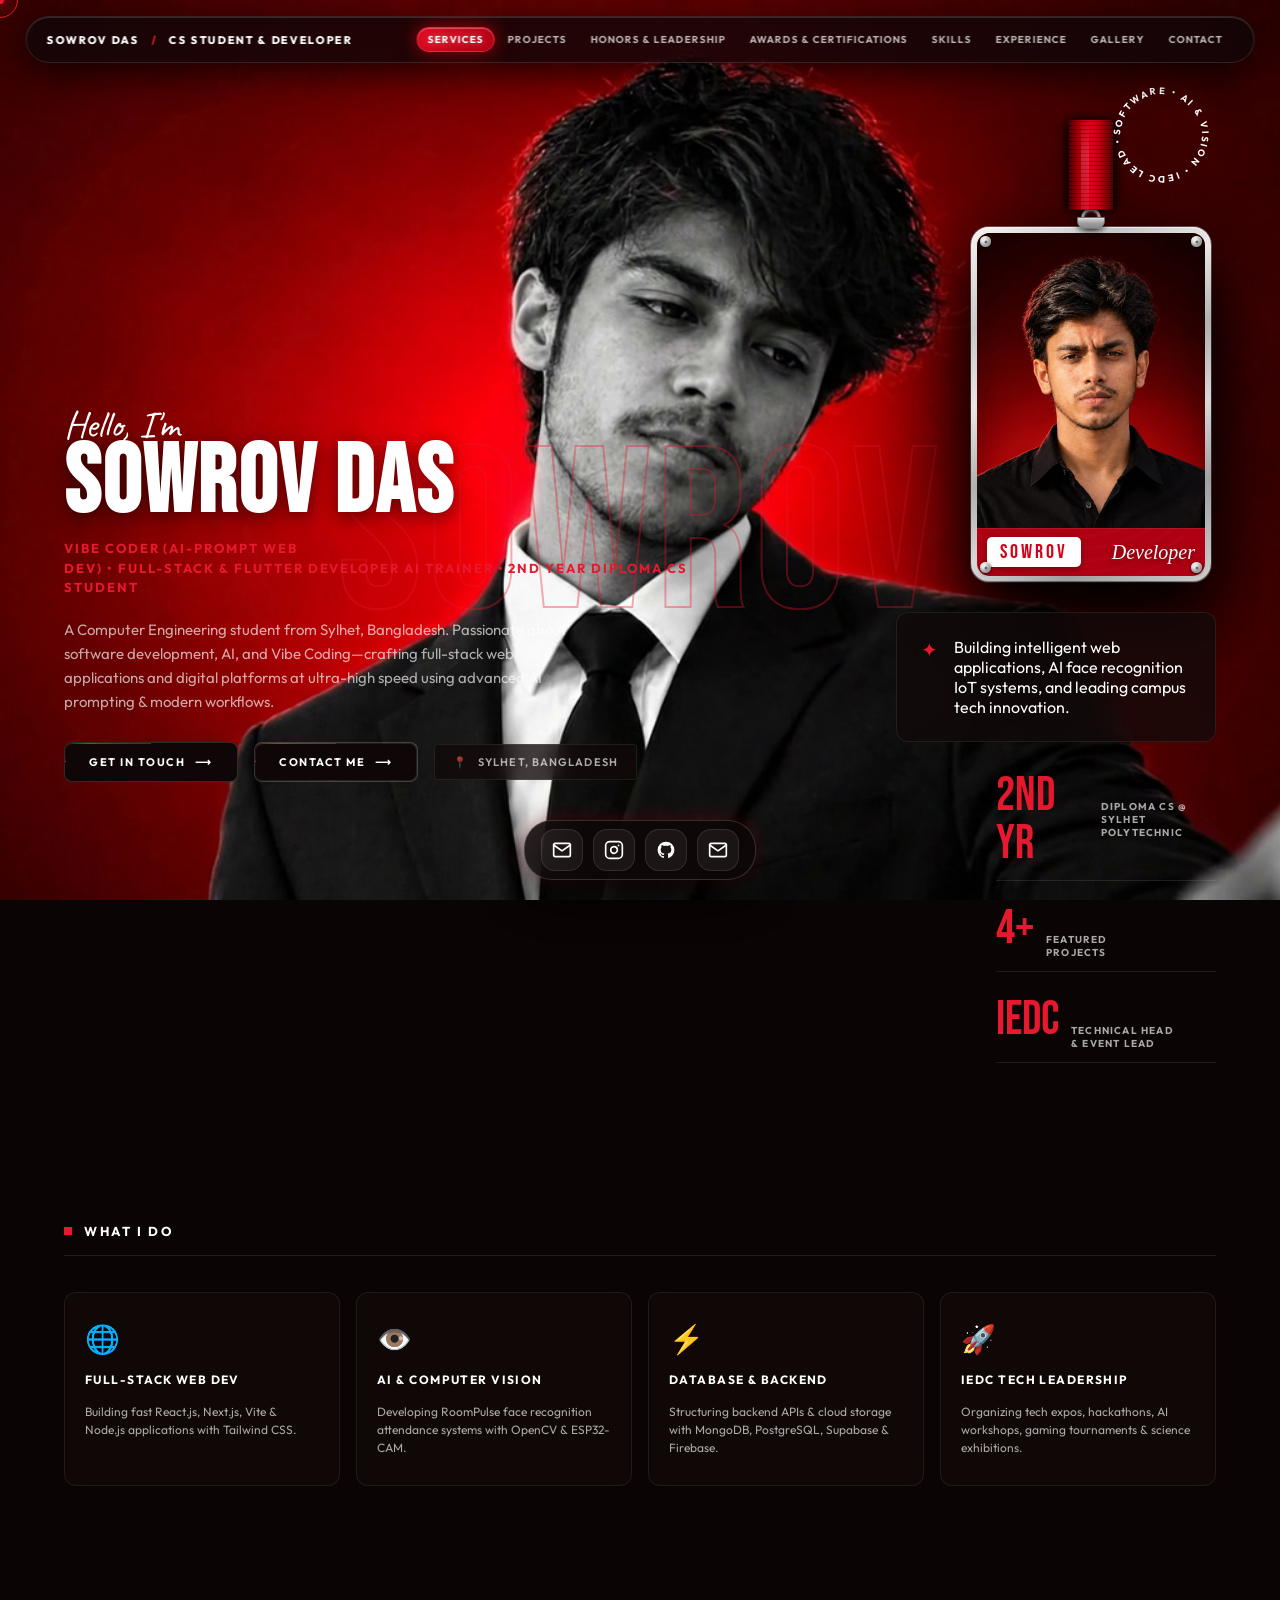
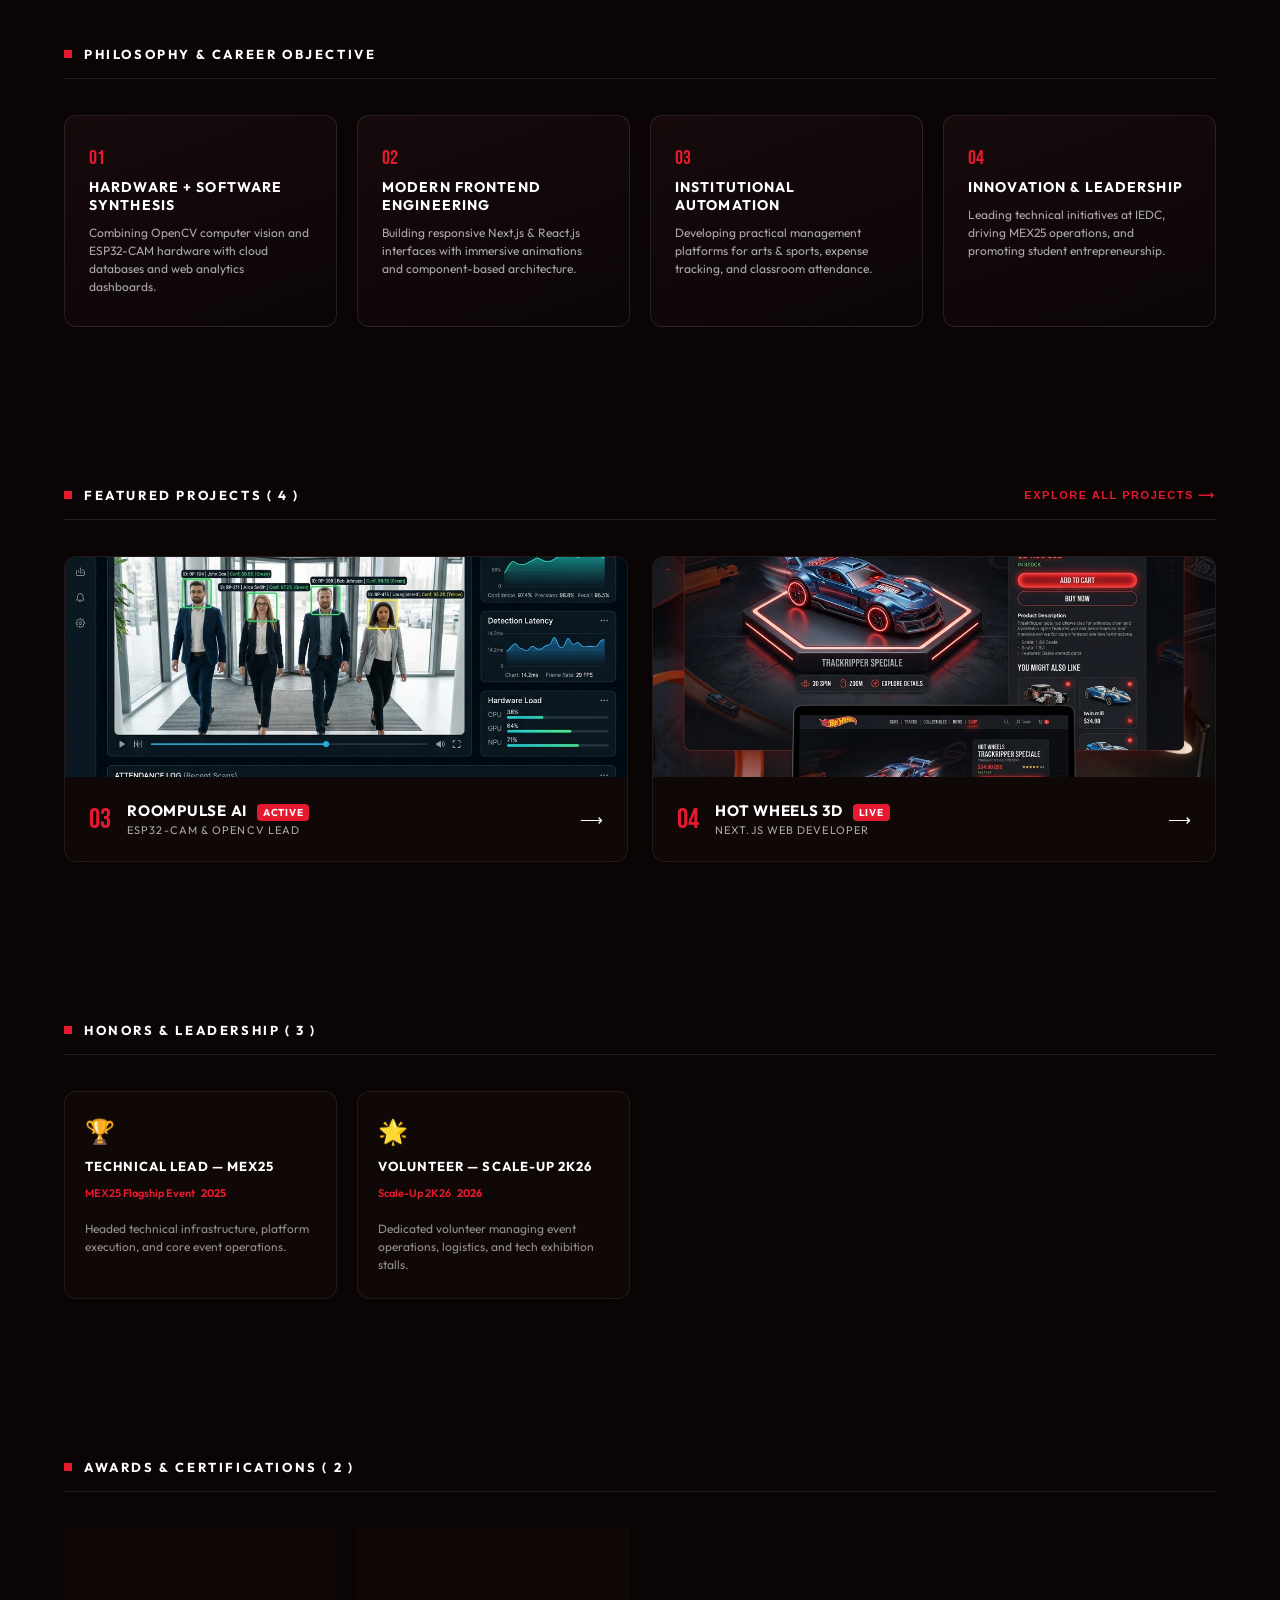
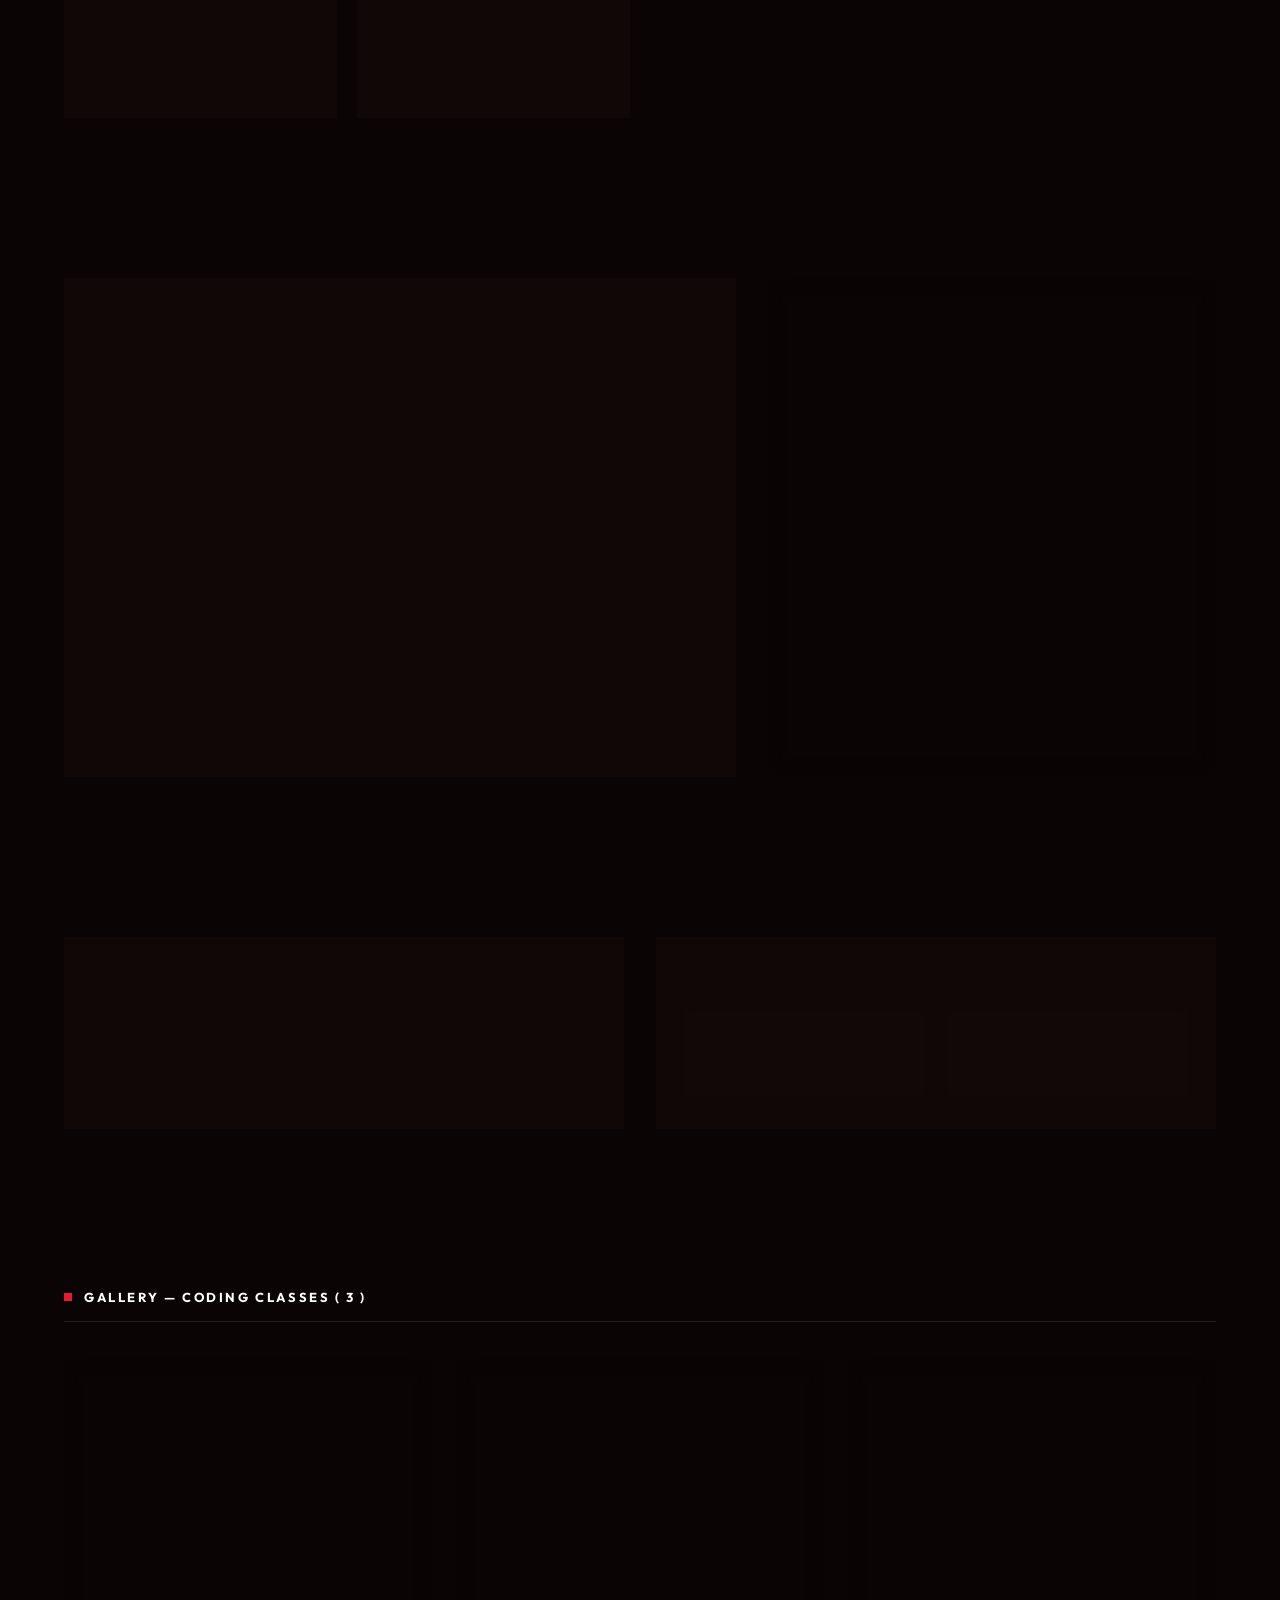
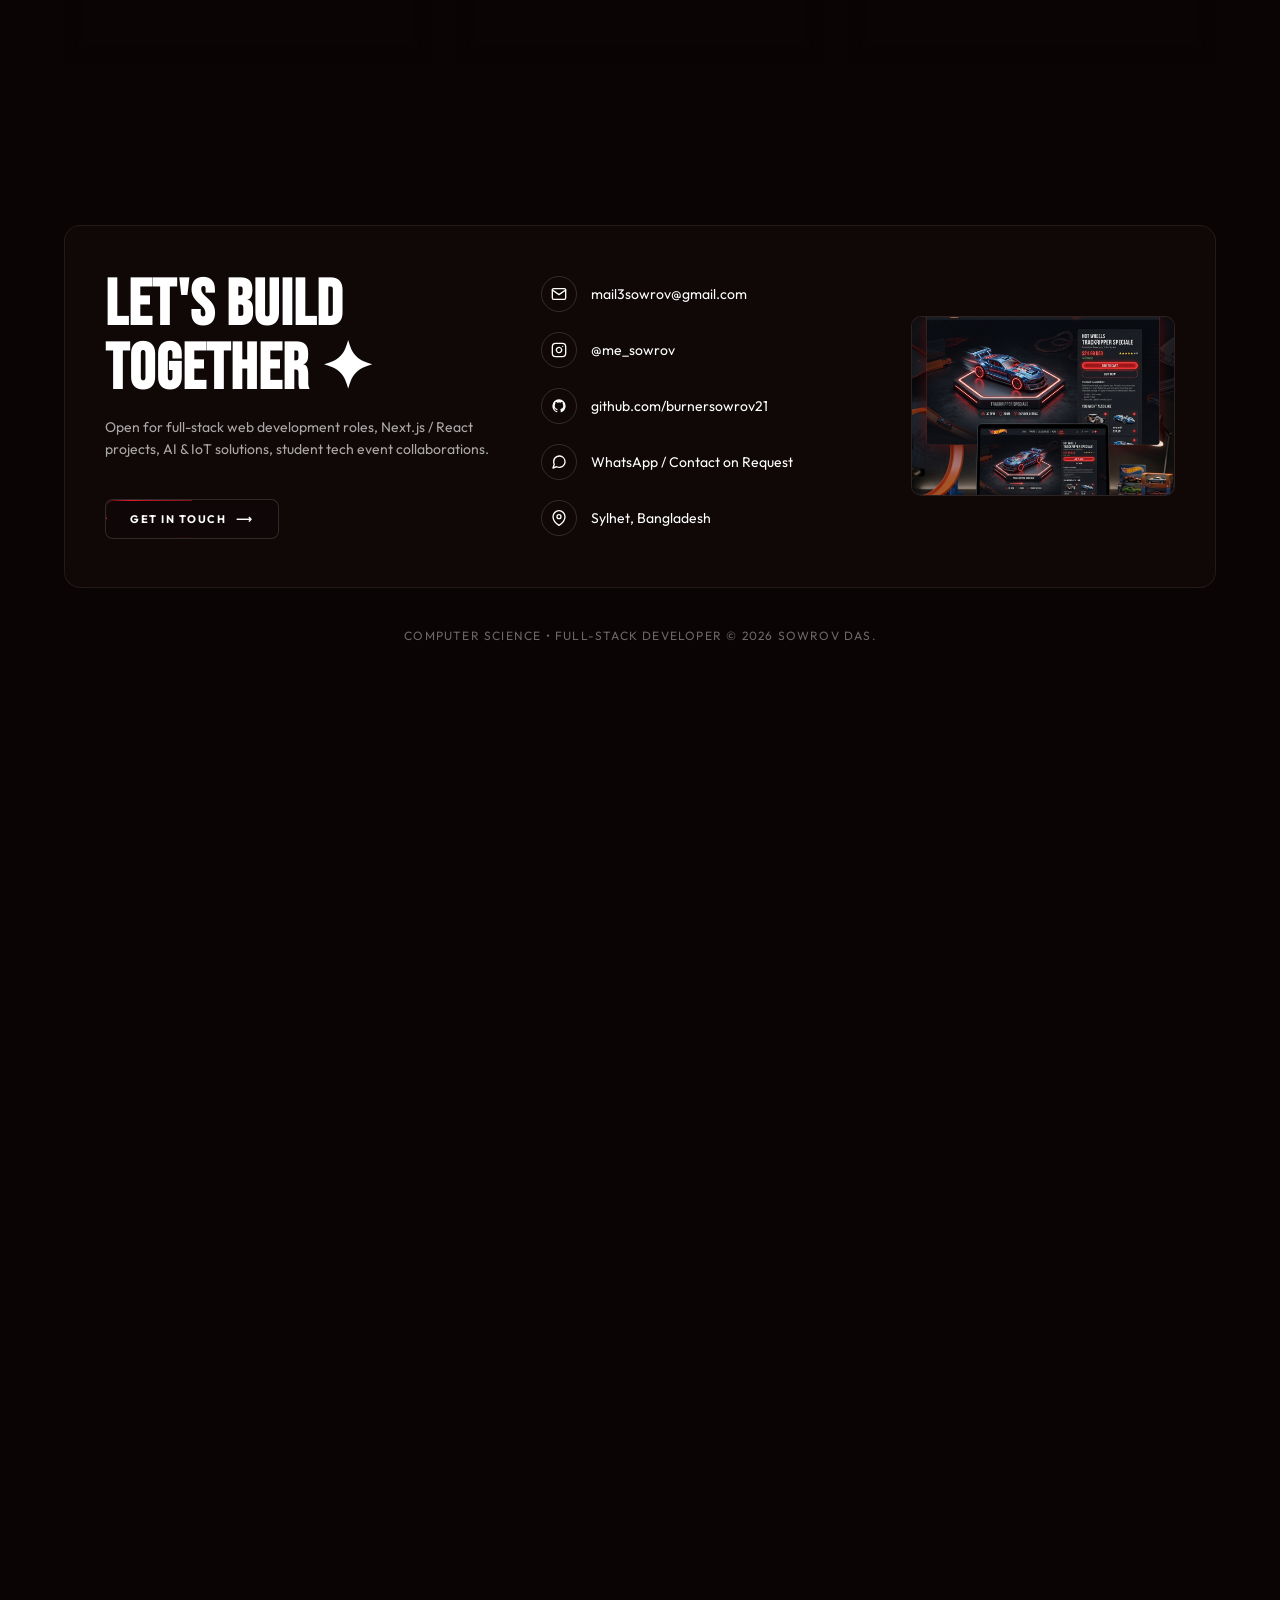
<file: index.html>
<!DOCTYPE html>
<html lang="en">

<head>
    <meta charSet="utf-8" />
    <meta name="viewport" content="width=device-width, initial-scale=1, viewport-fit=cover" />
    <link rel="preload" as="image" href="/assets/shadin_avatar.png" />
    <link rel="preload" as="image" href="/assets/pibots_mockup.png" />

    <link rel="preload" as="image" href="/assets/roompulse_mockup.png" />
    <link rel="preload" as="image" href="/assets/hotwheels_mockup.png" />
    <link rel="preload" as="image" href="/assets/icons/react.svg" />
    <link rel="preload" as="image" href="/assets/icons/nextjs.svg" />
    <link rel="preload" as="image" href="/assets/icons/vite.svg" />
    <link rel="preload" as="image" href="/assets/icons/tailwind.svg" />
    <link rel="preload" as="image" href="/assets/icons/flutter.svg" />
    <link rel="stylesheet" href="/_next/static/chunks/3s5favyxfayk2.css" data-precedence="next" />
    <link rel="preload" as="script" fetchPriority="low" href="/_next/static/chunks/1w_w7tnu-pneg.js" />
    <script src="/_next/static/chunks/2t7-5r6gktetm.js" async=""></script>
    <script src="/_next/static/chunks/1pg3cae5vmf3s.js" async=""></script>
    <script src="/_next/static/chunks/turbopack-2xlyu3vpiqkjs.js" async=""></script>
    <script src="/_next/static/chunks/3p0x34wmnccgs.js" async=""></script>
    <script src="/_next/static/chunks/02s0bz5erjryj.js" async=""></script>
    <script src="/_next/static/chunks/179-dityj5fgr.js" async=""></script>
    <script src="/_next/static/chunks/0gba1c1dspitd.js" async=""></script>
    <script src="/_next/static/chunks/1vzqiatsummro.js" async=""></script>
    <link rel="preload" as="image" href="/assets/icons/nodejs.svg" />
    <link rel="preload" as="image" href="/assets/icons/express.svg" />
    <link rel="preload" as="image" href="/assets/icons/mongodb.svg" />
    <link rel="preload" as="image" href="/assets/icons/postgresql.svg" />
    <link rel="preload" as="image" href="/assets/icons/firebase.svg" />
    <link rel="preload" as="image" href="/assets/icons/supabase.svg" />
    <link rel="preload" as="image" href="/assets/icons/opencv.svg" />
    <link rel="preload" as="image" href="/assets/icons/arduino.svg" />
    <link rel="preload" as="image" href="/assets/icons/python.svg" />
    <link rel="preload" as="image" href="/assets/icons/c.svg" />
    <link rel="preload" as="image" href="/assets/icons/java.svg" />
    <link rel="preload" as="image" href="/assets/icons/kotlin.svg" />
    <link rel="preload" as="image" href="/assets/icons/canva.svg" />
    <link rel="preload" as="image" href="/assets/icons/github.svg" />
    <link rel="preload" as="image" href="/assets/icons/androidstudio.svg" />
    <link rel="preload" as="image" href="/assets/icons/vscode.svg" />
    <link rel="preload" as="image" href="/assets/kmct_logo.png" />
    <link rel="preload" as="image" href="/assets/madin_logo.png" />
    <link rel="preload" as="image" href="/assets/workshop_robotics_teaching.png" />
    <link rel="preload" as="image" href="/assets/workshop_coding_class.png" />
    <link rel="preload" as="image" href="/assets/workshop_exhibition_demo.png" />
    <link rel="icon" type="image/svg+xml" href="/favicon.svg" />
    <link rel="alternate icon" type="image/png" href="/assets/spider-logo.png" />
    <link rel="shortcut icon" type="image/svg+xml" href="/favicon.svg" />
    <link rel="apple-touch-icon" href="/favicon.svg" />
    <title>Sowrov_Das</title>
    <meta name="description"
        content="Full-Stack Developer, AI Trainer, Diploma Computer Engineering student from Sylhet, Bangladesh. Building modern web platforms, IoT hardware, and room attendance face-recognition systems." />
    <meta name="author" content="Sowrov Das" />
    <meta name="keywords"
        content="Sowrov Das,Full Stack Developer Sylhet,Flutter Developer,Computer Engineering,AI Trainer,RoomPulse" />
    <meta property="og:title" content="Sowrov Das — CS Student, Developer &amp; AI Enthusiast" />
    <meta property="og:description" content="Full-Stack &amp; Flutter Developer, AI Trainer, IEDC Technical Head." />
    <meta property="og:url" content="https://burnersowrov21.github.io/profile/" />
    <meta property="og:site_name" content="Sowrov Das Portfolio" />
    <meta property="og:locale" content="en_IN" />
    <meta property="og:image" content="https://shadinkappzzz.vercel.app/assets/spider-logo.svg" />
    <meta property="og:image:width" content="1200" />
    <meta property="og:image:height" content="630" />
    <meta property="og:image:alt" content="Spider-Man Logo Favicon" />
    <meta property="og:type" content="website" />
    <meta name="twitter:card" content="summary_large_image" />
    <meta name="twitter:title" content="Sowrov Das — CS Student, Developer &amp; AI Enthusiast" />
    <meta name="twitter:description" content="Full-Stack &amp; Flutter Developer, AI Trainer, IEDC Technical Head." />
    <meta name="twitter:image" content="https://shadinkappzzz.vercel.app/assets/spider-logo.svg" />
    <meta name="twitter:image:alt" content="Spider-Man Logo Favicon" />
    <meta name="twitter:image:width" content="1200" />
    <meta name="twitter:image:height" content="630" />
    <link rel="shortcut icon" href="/favicon.svg" />
    <link rel="icon" href="/favicon.ico?favicon.2lbe567-cy076.ico" sizes="1024x1024" type="image/x-icon" />
    <link rel="icon" href="/favicon.svg" />
    <link rel="apple-touch-icon" href="/favicon.svg" />
</head>

<body>
    <div hidden="">
        <!--$-->
        <!--/$-->
    </div>
    <div class="cursor-dot"></div>
    <div class="cursor-ring"></div><canvas id="spider-web-cursor-canvas"
        style="position:fixed;top:0;left:0;width:100vw;height:100vh;pointer-events:none;z-index:999990"></canvas><canvas
        id="hero-canvas" style="will-change:transform;transform:translateZ(0)"></canvas>
    <header class="site-header">
        <div class="nav-brand"><span class="brand-name">SOWROV DAS</span><span class="separator">/</span><span
                class="brand-sub">CS STUDENT &amp; DEVELOPER</span></div>
        <nav class="nav-links nav-desktop" id="vengence-nav-links">
            <div class="nav-spotlight-pill" id="nav-spotlight-pill"></div><a href="#services"
                class="active">SERVICES</a><a href="#projects" class="">PROJECTS</a><a href="#honors" class="">HONORS
                &amp; LEADERSHIP</a><a href="#awards" class="">AWARDS &amp; CERTIFICATIONS</a><a href="#skills"
                class="">SKILLS</a>
            <a href="#experience" class="">EXPERIENCE</a><a href="#gallery" class="">GALLERY</a><a href="#contact"
                class="">CONTACT</a>
        </nav><button class="mobile-menu-btn " aria-label="Toggle navigation menu"><span
                class="hamburger-bar"></span><span class="hamburger-bar"></span><span
                class="hamburger-bar"></span></button>
    </header>
    <div class="scroll-container" id="scroll-container">
        <section class="section-wrapper hero-section">
            <div class="bg-portfolio-text">SOWROV</div>
            <div class="hero-grid">
                <div class="hero-left">
                    <div class="greeting">Hello, I&#x27;m</div>
                    <h1 class="hero-name" id="site-hero-name">SOWROV DAS</h1>
                    <div class="hero-title" id="site-hero-title" style="white-space:pre-line">VIBE CODER (AI-PROMPT WEB
                        DEV) • FULL-STACK &amp; FLUTTER DEVELOPER AI TRAINER • 2ND YEAR DIPLOMA CS STUDENT</div>
                    <p class="hero-bio" id="site-hero-bio">A Computer Engineering student from Sylhet, Bangladesh.
                        Passionate about software development, AI, and Vibe Coding—crafting full-stack web applications
                        and digital platforms at ultra-high speed using advanced AI prompting &amp; modern workflows.
                    </p>
                    <div class="hero-actions"><button class="shimmer-btn"><span>GET IN
                                TOUCH</span><span>⟶</span></button><a href="#contact"
                            class="shimmer-btn secondary"><span>CONTACT ME</span><span>⟶</span></a>
                        <div class="badge-worldwide"><span>📍</span> SYLHET, BANGLADESH</div>
                    </div>
                </div>
                <div class="hero-right">
                    <div class="id-card-lanyard-wrapper" id="id-card-lanyard-wrapper" title="Pull &amp; Release Me!">
                        <div class="lanyard-strap" id="lanyard-strap"></div>
                        <div class="lanyard-clip"></div>
                        <div class="hanging-id-card" id="hanging-id-card">
                            <div class="card-rivet tl"></div>
                            <div class="card-rivet tr"></div>
                            <div class="card-rivet bl"></div>
                            <div class="card-rivet br"></div>
                            <div class="card-inner">
                                <div class="card-watermark-wrap">
                                    <div class="card-wm-left">SOW<br />ROV</div>
                                    <div class="card-wm-right">DAS</div>
                                </div>
                                <div class="card-photo-wrap"><img src="/assets/shadin_avatar.png" alt="Sowrov Das"
                                        draggable="false" /></div>
                                <div class="card-name-strip">
                                    <div class="card-name-block"><span>SOWROV</span></div>
                                    <div class="card-role-italic"><span class="role-main">Developer</span></div>
                                </div>
                            </div>
                        </div>
                    </div>
                    <div class="rotating-badge-wrapper"><svg class="rotating-svg" viewBox="0 0 100 100">
                            <path id="circlePath" fill="none" stroke="none"
                                d="M 50, 50 m -37, 0 a 37,37 0 1,1 74,0 a 37,37 0 1,1 -74,0"></path><text fill="#ffffff"
                                font-size="8.5" font-weight="700" letter-spacing="2">
                                <textPath href="#circlePath">SOFTWARE • AI &amp; VISION • IEDC LEAD •</textPath>
                            </text>
                        </svg></div>
                    <div class="hero-quote-card"><span class="sparkle-icon">✦</span>
                        <p class="hero-quote-text">Building intelligent web applications, AI face recognition IoT
                            systems, and leading campus tech innovation.</p>
                    </div>
                    <div class="stats-container">
                        <div class="stat-box"><span class="stat-number">2nd Yr</span><span class="stat-label">DIPLOMA CS
                                @<br />SYLHET POLYTECHNIC</span></div>
                        <div class="stat-box"><span class="stat-number">4+</span><span
                                class="stat-label">FEATURED<br />PROJECTS</span></div>
                        <div class="stat-box"><span class="stat-number">IEDC</span><span class="stat-label">TECHNICAL
                                HEAD<br />&amp; EVENT LEAD</span></div>
                    </div>
                </div>
            </div>
        </section>
        <section class="section-wrapper" id="services">
            <div class="section-header">
                <h2 class="section-title">WHAT I DO</h2>
            </div>
            <div class="services-grid">
                <div class="service-card"><span class="service-icon">🌐</span>
                    <div class="service-title">FULL-STACK WEB DEV</div>
                    <div class="service-desc">Building fast React.js, Next.js, Vite &amp; Node.js applications with
                        Tailwind CSS.</div>
                </div>
                <div class="service-card"><span class="service-icon">👁️</span>
                    <div class="service-title">AI &amp; COMPUTER VISION</div>
                    <div class="service-desc">Developing RoomPulse face recognition attendance systems with OpenCV &amp;
                        ESP32-CAM.</div>
                </div>
                <div class="service-card"><span class="service-icon">⚡</span>
                    <div class="service-title">DATABASE &amp; BACKEND</div>
                    <div class="service-desc">Structuring backend APIs &amp; cloud storage with MongoDB, PostgreSQL,
                        Supabase &amp; Firebase.</div>
                </div>
                <div class="service-card"><span class="service-icon">🚀</span>
                    <div class="service-title">IEDC TECH LEADERSHIP</div>
                    <div class="service-desc">Organizing tech expos, hackathons, AI workshops, gaming tournaments &amp;
                        science exhibitions.</div>
                </div>
            </div>
        </section>
        <section class="section-wrapper">
            <div class="section-header">
                <h2 class="section-title">PHILOSOPHY &amp; CAREER OBJECTIVE</h2>
            </div>
            <div class="pillars-grid">
                <div class="pillar-card">
                    <div class="pillar-tag">01</div>
                    <div class="pillar-title">HARDWARE + SOFTWARE SYNTHESIS</div>
                    <div class="pillar-desc">Combining OpenCV computer vision and ESP32-CAM hardware with cloud
                        databases and web analytics dashboards.</div>
                </div>
                <div class="pillar-card">
                    <div class="pillar-tag">02</div>
                    <div class="pillar-title">MODERN FRONTEND ENGINEERING</div>
                    <div class="pillar-desc">Building responsive Next.js &amp; React.js interfaces with immersive
                        animations and component-based architecture.</div>
                </div>
                <div class="pillar-card">
                    <div class="pillar-tag">03</div>
                    <div class="pillar-title">INSTITUTIONAL AUTOMATION</div>
                    <div class="pillar-desc">Developing practical management platforms for arts &amp; sports, expense
                        tracking, and classroom attendance.</div>
                </div>
                <div class="pillar-card">
                    <div class="pillar-tag">04</div>
                    <div class="pillar-title">INNOVATION &amp; LEADERSHIP</div>
                    <div class="pillar-desc">Leading technical initiatives at IEDC, driving MEX25 operations, and
                        promoting student entrepreneurship.</div>
                </div>
            </div>
        </section>
        <section class="section-wrapper" id="projects">
            <div class="section-header">
                <h2 class="section-title">FEATURED PROJECTS (
                    <!-- -->4
                    <!-- -->)
                </h2><button class="view-all-link" style="background:none;border:none;cursor:pointer">EXPLORE ALL
                    PROJECTS ⟶</button>
            </div>
            <div class="projects-grid">


                <a href="https://roompulse.ai" target="_blank" rel="noopener noreferrer" class="project-card">
                    <div class="project-img-wrapper" style="height:220px;overflow:hidden"><img
                            src="/assets/roompulse_mockup.png" alt="RoomPulse AI"
                            style="width:100%;height:100%;object-fit:cover" /></div>
                    <div class="project-info">
                        <div class="project-meta"><span class="project-num">03</span>
                            <div>
                                <div class="project-name">RoomPulse AI
                                    <!-- --><span
                                        style="background:var(--accent-red);color:#fff;padding:2px 6px;border-radius:4px;font-size:10px;margin-left:6px">ACTIVE</span>
                                </div>
                                <div class="project-category">ESP32-CAM &amp; OpenCV Lead</div>
                            </div>
                        </div><span class="arrow-icon">⟶</span>
                    </div>
                </a>
                <a href="https://hotwheels-3d.web" target="_blank" rel="noopener noreferrer" class="project-card">
                    <div class="project-img-wrapper" style="height:220px;overflow:hidden"><img
                            src="/assets/hotwheels_mockup.png" alt="Hot Wheels 3D"
                            style="width:100%;height:100%;object-fit:cover" /></div>
                    <div class="project-info">
                        <div class="project-meta"><span class="project-num">04</span>
                            <div>
                                <div class="project-name">Hot Wheels 3D
                                    <!-- --><span
                                        style="background:var(--accent-red);color:#fff;padding:2px 6px;border-radius:4px;font-size:10px;margin-left:6px">LIVE</span>
                                </div>
                                <div class="project-category">Next.js Web Developer</div>
                            </div>
                        </div><span class="arrow-icon">⟶</span>
                    </div>
                </a>
            </div>
        </section>
        <section class="section-wrapper" id="honors">
            <div class="section-header">
                <h2 class="section-title">HONORS &amp; LEADERSHIP (
                    <!-- -->3
                    <!-- -->)
                </h2>
            </div>
            <div class="certs-grid certs-grid-4">

                <div class="cert-card" style="cursor:default;transition:transform 0.25s ease"><span
                        class="cert-badge">🏆</span>
                    <div class="cert-title">TECHNICAL LEAD — MEX25</div>
                    <div class="cert-issuer">MEX25 Flagship Event
                        <!-- --><span style="color:var(--accent-red);font-weight:700;margin-left:4px">2025</span>
                    </div>
                    <div class="cert-desc" style="margin-top:8px;font-size:12px;opacity:0.85;line-height:1.5">Headed
                        technical infrastructure, platform execution, and core event operations.</div>
                </div>
                <div class="cert-card" style="cursor:default;transition:transform 0.25s ease"><span
                        class="cert-badge">🌟</span>
                    <div class="cert-title">VOLUNTEER — SCALE-UP 2K26</div>
                    <div class="cert-issuer">Scale-Up 2K26
                        <!-- --><span style="color:var(--accent-red);font-weight:700;margin-left:4px">2026</span>
                    </div>
                    <div class="cert-desc" style="margin-top:8px;font-size:12px;opacity:0.85;line-height:1.5">Dedicated
                        volunteer managing event operations, logistics, and tech exhibition stalls.</div>
                </div>
            </div>
        </section>
        <section class="section-wrapper" id="awards">
            <div class="section-header">
                <h2 class="section-title">AWARDS &amp; CERTIFICATIONS (
                    <!-- -->2
                    <!-- -->)
                </h2>
            </div>
            <div class="certs-grid certs-grid-4">
                <div class="cert-card" style="cursor:default;transition:transform 0.25s ease"
                    title="SCALE-UP 2K26 VOLUNTEER"><span class="cert-badge">🏆</span>
                    <div class="cert-title">SCALE-UP 2K26 VOLUNTEER</div>
                    <div class="cert-issuer">Scale-Up Village
                        <!-- --><span style="color:var(--accent-red);font-weight:700;margin-left:4px">2026</span>
                    </div>
                    <div class="cert-desc" style="margin-top:8px;font-size:12px;opacity:0.85;line-height:1.5">
                        Recognition for active volunteering &amp; tech event management.</div>
                </div>
                <div class="cert-card" style="cursor:default;transition:transform 0.25s ease"
                    title="VOLUNTEER CERTIFICATE"><span class="cert-badge">📜</span>
                    <div class="cert-title">VOLUNTEER CERTIFICATE</div>
                    <div class="cert-issuer">Scale-Up 2k26
                        <!-- --><span style="color:var(--accent-red);font-weight:700;margin-left:4px">2026</span>
                    </div>
                    <div class="cert-desc" style="margin-top:8px;font-size:12px;opacity:0.85;line-height:1.5">Official
                        Certificate of Recognition.</div>
                </div>
            </div>
        </section>
        <section class="section-wrapper" id="skills">
            <div class="tools-testimonial-grid">
                <div class="tools-box">
                    <div class="section-title">SKILLS &amp; TECH STACK</div>
                    <div class="tools-icon-grid">
                        <div class="tool-card"><img src="/assets/icons/react.svg" class="tool-icon-img "
                                alt="React.js" /><span class="tool-name">React.js</span></div>
                        <div class="tool-card"><img src="/assets/icons/nextjs.svg" class="tool-icon-img invert-icon"
                                alt="Next.js" /><span class="tool-name">Next.js</span></div>
                        <div class="tool-card"><img src="/assets/icons/vite.svg" class="tool-icon-img "
                                alt="Vite" /><span class="tool-name">Vite</span></div>
                        <div class="tool-card"><img src="/assets/icons/tailwind.svg" class="tool-icon-img "
                                alt="Tailwind" /><span class="tool-name">Tailwind</span></div>
                        <div class="tool-card"><img src="/assets/icons/flutter.svg" class="tool-icon-img "
                                alt="Flutter" /><span class="tool-name">Flutter</span></div>
                        <div class="tool-card"><img src="/assets/icons/nodejs.svg" class="tool-icon-img "
                                alt="Node.js" /><span class="tool-name">Node.js</span></div>
                        <div class="tool-card"><img src="/assets/icons/express.svg" class="tool-icon-img invert-icon"
                                alt="Express" /><span class="tool-name">Express</span></div>
                        <div class="tool-card"><img src="/assets/icons/mongodb.svg" class="tool-icon-img "
                                alt="MongoDB" /><span class="tool-name">MongoDB</span></div>
                        <div class="tool-card"><img src="/assets/icons/postgresql.svg" class="tool-icon-img "
                                alt="PostgreSQL" /><span class="tool-name">PostgreSQL</span></div>
                        <div class="tool-card"><img src="/assets/icons/firebase.svg" class="tool-icon-img "
                                alt="Firebase" /><span class="tool-name">Firebase</span></div>
                        <div class="tool-card"><img src="/assets/icons/supabase.svg" class="tool-icon-img "
                                alt="Supabase" /><span class="tool-name">Supabase</span></div>
                        <div class="tool-card"><img src="/assets/icons/opencv.svg" class="tool-icon-img "
                                alt="OpenCV" /><span class="tool-name">OpenCV</span></div>
                        <div class="tool-card"><img src="/assets/icons/arduino.svg" class="tool-icon-img "
                                alt="Arduino" /><span class="tool-name">Arduino</span></div>
                        <div class="tool-card"><img src="/assets/icons/python.svg" class="tool-icon-img "
                                alt="Python" /><span class="tool-name">Python</span></div>
                        <div class="tool-card"><img src="/assets/icons/c.svg" class="tool-icon-img "
                                alt="C Lang" /><span class="tool-name">C Lang</span></div>
                        <div class="tool-card"><img src="/assets/icons/java.svg" class="tool-icon-img "
                                alt="Java" /><span class="tool-name">Java</span></div>
                        <div class="tool-card"><img src="/assets/icons/kotlin.svg" class="tool-icon-img "
                                alt="Kotlin" /><span class="tool-name">Kotlin</span></div>
                        <div class="tool-card"><img src="/assets/icons/canva.svg" class="tool-icon-img "
                                alt="Canva" /><span class="tool-name">Canva</span></div>
                        <div class="tool-card"><img src="/assets/icons/github.svg" class="tool-icon-img invert-icon"
                                alt="GitHub" /><span class="tool-name">GitHub</span></div>
                        <div class="tool-card"><img src="/assets/icons/androidstudio.svg" class="tool-icon-img "
                                alt="Android Studio" /><span class="tool-name">Android Studio</span></div>
                        <div class="tool-card"><img src="/assets/icons/vscode.svg" class="tool-icon-img "
                                alt="VS Code" /><span class="tool-name">VS Code</span></div>
                    </div>
                </div>
                <div class="testimonial-box">
                    <div>
                        <div class="quote-mark">“</div>
                        <p class="testimonial-quote">To become a skilled software engineer developing innovative and
                            impactful technology solutions in web engineering and AI.</p>
                    </div>
                    <div class="client-info">
                        <div>
                            <div class="client-name">SOWROV DAS</div>
                            <div class="client-role">CS STUDENT &amp; FULL-STACK DEVELOPER</div>
                        </div><span style="color:var(--accent-red);font-size:14px">✦ ✦ ✦ ✦ ✦</span>
                    </div>
                </div>
            </div>
        </section>
        <section class="section-wrapper" id="experience">
            <div class="info-tri-grid">
                <div class="info-column">
                    <div class="col-subtitle">EDUCATION &amp; ACADEMICS</div>

                    <div class="timeline-item" style="display:flex;gap:14px;align-items:flex-start">
                        <div
                            style="width:48px;height:48px;border-radius:10px;background:rgba(0,0,0,0.6);border:1px solid var(--card-border);overflow:hidden;flex-shrink:0;display:flex;align-items:center;justify-content:center;padding:4px">
                            <img src="/assets/nexq_mockup.png" alt="NexQ Global"
                                style="max-width:100%;max-height:100%;object-fit:cover" /></div>
                        <div style="flex:1">
                            <div class="timeline-title">Admin Page Developer</div>
                            <div class="timeline-sub"><span style="color:var(--accent-red);font-weight:700">NexQ
                                    Global</span><span class="timeline-date">2024 - Present</span></div>
                            <div class="timeline-desc">Built administrative control system &amp; metric dashboard.</div>
                        </div>
                    </div>
                </div>
                <div class="info-column">
                    <div class="section-title" style="margin-bottom:24px">CONNECT &amp; PROFILES</div>
                    <div class="qr-grid">
                        <a href="https://github.com/burnersowrov21" target="_blank" rel="noopener noreferrer"
                            class="qr-card">
                            <div class="qr-placeholder"
                                style="background:var(--accent-red);width:44px;height:44px;border-radius:8px;display:flex;align-items:center;justify-content:center">
                                <svg viewBox="0 0 24 24" fill="#ffffff" width="24" height="24">
                                    <path
                                        d="M12 2A10 10 0 0 0 2 12c0 4.42 2.87 8.17 6.84 9.5.5.08.66-.23.66-.5v-1.69c-2.77.6-3.36-1.34-3.36-1.34-.46-1.16-1.11-1.47-1.11-1.47-.91-.62.07-.6.07-.6 1 .07 1.53 1.03 1.53 1.03.87 1.52 2.34 1.07 2.91.83.1-.65.35-1.09.63-1.34-2.22-.25-4.55-1.11-4.55-4.92 0-1.11.38-2 1.03-2.71-.1-.25-.45-1.29.1-2.64 0 0 .84-.27 2.75 1.02.79-.22 1.65-.33 2.5-.33.85 0 1.71.11 2.5.33 1.91-1.29 2.75-1.02 2.75-1.02.55 1.35.2 2.39.1 2.64.65.71 1.03 1.6 1.03 2.71 0 3.82-2.34 4.66-4.57 4.91.36.31.69.92.69 1.85V21c0 .27.16.59.67.5C19.14 20.16 22 16.42 22 12A10 10 0 0 0 12 2z">
                                    </path>
                                </svg></div>
                            <div class="qr-text">
                                <h4>GITHUB</h4>
                                <p>github.com/burnersowrov21</p>
                            </div>
                        </a>
                        <a href="https://www.instagram.com/me_sowrov/" target="_blank" rel="noopener noreferrer"
                            class="qr-card">
                            <div class="qr-placeholder"
                                style="background:var(--accent-red);width:44px;height:44px;border-radius:8px;display:flex;align-items:center;justify-content:center">
                                <svg viewBox="0 0 24 24" fill="#ffffff" width="24" height="24">
                                    <path
                                        d="M12 2.163c3.204 0 3.584.012 4.85.07 3.252.148 4.771 1.691 4.919 4.919.058 1.265.069 1.645.069 4.849 0 3.205-.012 3.584-.069 4.849-.149 3.225-1.664 4.771-4.919 4.919-1.266.058-1.644.07-4.85.07-3.204 0-3.584-.012-4.849-.07-3.26-.149-4.771-1.699-4.919-4.92-.058-1.265-.07-1.644-.07-4.849 0-3.204.013-3.583.07-4.849.149-3.227 1.664-4.771 4.919-4.919 1.266-.057 1.645-.069 4.849-.069zm0-2.163c-3.259 0-3.667.014-4.947.072-4.358.2-6.78 2.618-6.98 6.98-.059 1.281-.073 1.689-.073 4.948 0 3.259.014 3.668.072 4.948.2 4.358 2.618 6.78 6.98 6.98 1.281.058 1.689.072 4.948.072 3.259 0 3.668-.014 4.948-.072 4.354-.2 6.782-2.618 6.979-6.98.059-1.28.073-1.689.073-4.948 0-3.259-.014-3.667-.072-4.947-.196-4.354-2.617-6.78-6.979-6.98-1.281-.059-1.69-.073-4.949-.073zm0 5.838c-3.403 0-6.162 2.759-6.162 6.162s2.759 6.163 6.162 6.163 6.162-2.759 6.162-6.163c0-3.403-2.759-6.162-6.162-6.162zm0 10.162c-2.209 0-4-1.79-4-4 0-2.209 1.791-4 4-4s4 1.791 4 4c0 2.21-1.791 4-4 4zm6.406-11.845c-.796 0-1.441.645-1.441 1.44s.645 1.44 1.441 1.44c.795 0 1.439-.645 1.439-1.44s-.644-1.44-1.439-1.44z">
                                    </path>
                                </svg></div>
                            <div class="qr-text">
                                <h4>INSTAGRAM</h4>
                                <p>@me_sowrov</p>
                            </div>
                        </a>
                    </div>
                </div>
            </div>
        </section>
        <section class="section-wrapper" id="gallery">
            <div class="section-header">
                <h2 class="section-title">GALLERY — CODING CLASSES (
                    <!-- -->3
                    <!-- -->)
                </h2>
            </div>
            <div class="projects-grid gallery-grid">
                <div class="project-card" style="cursor:pointer;transition:transform 0.3s ease, box-shadow 0.3s ease"
                    title="Click to view full album photos">
                    <div class="project-img-wrapper"
                        style="height:220px;overflow:hidden;position:relative;background:#090405"><img
                            src="/assets/workshop_robotics_teaching.png" alt="ROBOTICS &amp; AI WORKSHOP - photo 1"
                            style="position:absolute;top:0;left:0;width:100%;height:100%;object-fit:cover;opacity:1;transform:scale(1);transition:opacity 0.9s cubic-bezier(0.4, 0, 0.2, 1), transform 0.9s cubic-bezier(0.4, 0, 0.2, 1);pointer-events:none" />
                        <div
                            style="position:absolute;top:10px;right:10px;background:rgba(230, 25, 46, 0.9);color:#fff;padding:4px 10px;border-radius:6px;font-size:11px;font-weight:800;backdrop-filter:blur(6px);z-index:3;box-shadow:0 4px 12px rgba(0,0,0,0.5)">
                            📸
                            <!-- -->1
                            <!-- -->
                            <!-- -->PHOTO
                        </div>
                    </div>
                    <div class="project-info">
                        <div class="project-meta">
                            <div>
                                <div class="project-name">ROBOTICS &amp; AI WORKSHOP</div>
                                <div class="project-category"
                                    style="color:var(--accent-red);font-weight:700;margin-top:4px">TRAINING STUDENTS ON
                                    ARDUINO &amp; IOT</div>
                            </div>
                        </div>
                    </div>
                </div>
                <div class="project-card" style="cursor:pointer;transition:transform 0.3s ease, box-shadow 0.3s ease"
                    title="Click to view full album photos">
                    <div class="project-img-wrapper"
                        style="height:220px;overflow:hidden;position:relative;background:#090405"><img
                            src="/assets/workshop_coding_class.png" alt="FULL-STACK CODING CLASS - photo 1"
                            style="position:absolute;top:0;left:0;width:100%;height:100%;object-fit:cover;opacity:1;transform:scale(1);transition:opacity 0.9s cubic-bezier(0.4, 0, 0.2, 1), transform 0.9s cubic-bezier(0.4, 0, 0.2, 1);pointer-events:none" />
                        <div
                            style="position:absolute;top:10px;right:10px;background:rgba(230, 25, 46, 0.9);color:#fff;padding:4px 10px;border-radius:6px;font-size:11px;font-weight:800;backdrop-filter:blur(6px);z-index:3;box-shadow:0 4px 12px rgba(0,0,0,0.5)">
                            📸
                            <!-- -->1
                            <!-- -->
                            <!-- -->PHOTO
                        </div>
                    </div>
                    <div class="project-info">
                        <div class="project-meta">
                            <div>
                                <div class="project-name">FULL-STACK CODING CLASS</div>
                                <div class="project-category"
                                    style="color:var(--accent-red);font-weight:700;margin-top:4px">TEACHING REACT.JS
                                    &amp; WEB ARCHITECTURE</div>
                            </div>
                        </div>
                    </div>
                </div>
                <div class="project-card" style="cursor:pointer;transition:transform 0.3s ease, box-shadow 0.3s ease"
                    title="Click to view full album photos">
                    <div class="project-img-wrapper"
                        style="height:220px;overflow:hidden;position:relative;background:#090405"><img
                            src="/assets/workshop_exhibition_demo.png" alt="MEX25 &amp; TECH EXPO DEMO - photo 1"
                            style="position:absolute;top:0;left:0;width:100%;height:100%;object-fit:cover;opacity:1;transform:scale(1);transition:opacity 0.9s cubic-bezier(0.4, 0, 0.2, 1), transform 0.9s cubic-bezier(0.4, 0, 0.2, 1);pointer-events:none" />
                        <div
                            style="position:absolute;top:10px;right:10px;background:rgba(230, 25, 46, 0.9);color:#fff;padding:4px 10px;border-radius:6px;font-size:11px;font-weight:800;backdrop-filter:blur(6px);z-index:3;box-shadow:0 4px 12px rgba(0,0,0,0.5)">
                            📸
                            <!-- -->1
                            <!-- -->
                            <!-- -->PHOTO
                        </div>
                    </div>
                    <div class="project-info">
                        <div class="project-meta">
                            <div>
                                <div class="project-name">MEX25 &amp; TECH EXPO DEMO</div>
                                <div class="project-category"
                                    style="color:var(--accent-red);font-weight:700;margin-top:4px">EXHIBITING AI &amp;
                                    STUDENT PROJECTS</div>
                            </div>
                        </div>
                    </div>
                </div>
            </div>
        </section>
        <section class="section-wrapper" id="contact">
            <div class="contact-section">
                <div class="contact-grid">
                    <div class="contact-left">
                        <h2>LET&#x27;S BUILD TOGETHER ✦</h2>
                        <p>Open for full-stack web development roles, Next.js / React projects, AI &amp; IoT solutions,
                            student tech event collaborations.</p><button class="shimmer-btn"
                            style="margin-top:10px"><span>GET IN TOUCH</span><span>⟶</span></button>
                    </div>
                    <div class="contact-list"><a href="mailto:mail3sowrov@gmail.com" class="contact-item"><span
                                class="contact-icon-box"><svg viewBox="0 0 24 24" width="16" height="16" fill="none"
                                    stroke="#ffffff" stroke-width="2" stroke-linecap="round" stroke-linejoin="round">
                                    <path
                                        d="M4 4h16c1.1 0 2 .9 2 2v12c0 1.1-.9 2-2 2H4c-1.1 0-2-.9-2-2V6c0-1.1.9-2 2-2z">
                                    </path>
                                    <polyline points="22,6 12,13 2,6"></polyline>
                                </svg></span>mail3sowrov@gmail.com</a>
                        <a href="https://instagram.com/me_sowrov" target="_blank" rel="noopener noreferrer"
                            class="contact-item"><span class="contact-icon-box"><svg viewBox="0 0 24 24" width="16"
                                    height="16" fill="none" stroke="#ffffff" stroke-width="2" stroke-linecap="round"
                                    stroke-linejoin="round">
                                    <rect x="2" y="2" width="20" height="20" rx="5" ry="5"></rect>
                                    <path d="M16 11.37A4 4 0 1 1 12.63 8 4 4 0 0 1 16 11.37z"></path>
                                    <line x1="17.5" y1="6.5" x2="17.51" y2="6.5"></line>
                                </svg></span>@me_sowrov</a>
                        <a href="https://github.com/burnersowrov21" target="_blank" rel="noopener noreferrer"
                            class="contact-item"><span class="contact-icon-box"><svg viewBox="0 0 24 24" width="16"
                                    height="16" fill="#ffffff">
                                    <path
                                        d="M12 2A10 10 0 0 0 2 12c0 4.42 2.87 8.17 6.84 9.5.5.08.66-.23.66-.5v-1.69c-2.77.6-3.36-1.34-3.36-1.34-.46-1.16-1.11-1.47-1.11-1.47-.91-.62.07-.6.07-.6 1 .07 1.53 1.03 1.53 1.03.87 1.52 2.34 1.07 2.91.83.1-.65.35-1.09.63-1.34-2.22-.25-4.55-1.11-4.55-4.92 0-1.11.38-2 1.03-2.71-.1-.25-.45-1.29.1-2.64 0 0 .84-.27 2.75 1.02.79-.22 1.65-.33 2.5-.33.85 0 1.71.11 2.5.33 1.91-1.29 2.75-1.02 2.75-1.02.55 1.35.2 2.39.1 2.64.65.71 1.03 1.6 1.03 2.71 0 3.82-2.34 4.66-4.57 4.91.36.31.69.92.69 1.85V21c0 .27.16.59.67.5C19.14 20.16 22 16.42 22 12A10 10 0 0 0 12 2z">
                                    </path>
                                </svg></span>github.com/burnersowrov21</a>
                        <div class="contact-item"><span class="contact-icon-box"><svg viewBox="0 0 24 24" width="16"
                                    height="16" fill="none" stroke="#ffffff" stroke-width="2" stroke-linecap="round"
                                    stroke-linejoin="round">
                                    <path
                                        d="M21 11.5a8.38 8.38 0 0 1-.9 3.8 8.5 8.5 0 0 1-7.6 4.7 8.38 8.38 0 0 1-3.8-.9L3 21l1.9-5.7a8.38 8.38 0 0 1-.9-3.8 8.5 8.5 0 0 1 4.7-7.6 8.38 8.38 0 0 1 3.8-.9h.5a8.48 8.48 0 0 1 8 8v.5z">
                                    </path>
                                </svg></span>WhatsApp
                            / Contact on Request</div>
                        <div class="contact-item"><span class="contact-icon-box"><svg viewBox="0 0 24 24" width="16"
                                    height="16" fill="none" stroke="#ffffff" stroke-width="2" stroke-linecap="round"
                                    stroke-linejoin="round">
                                    <path d="M21 10c0 7-9 13-9 13s-9-6-9-13a9 9 0 0 1 18 0z"></path>
                                    <circle cx="12" cy="10" r="3"></circle>
                                </svg></span>Sylhet,
                            Bangladesh</div>
                    </div>
                    <div class="mockup-preview"><img src="/assets/hotwheels_mockup.png" alt="Showcase Project Mockup" />
                    </div>
                </div>
            </div>
            <footer>COMPUTER SCIENCE • FULL-STACK DEVELOPER © 2026 SOWROV DAS.</footer>
        </section>
    </div>
    <div class="vengence-glass-dock" id="vengence-glass-dock"><a href="mailto:mail3sowrov@gmail.com" class="dock-item"
            aria-label="Email"><svg viewBox="0 0 24 24" width="20" height="20" fill="none" stroke="#ffffff"
                stroke-width="2" stroke-linecap="round" stroke-linejoin="round">
                <path d="M4 4h16c1.1 0 2 .9 2 2v12c0 1.1-.9 2-2 2H4c-1.1 0-2-.9-2-2V6c0-1.1.9-2 2-2z"></path>
                <polyline points="22,6 12,13 2,6"></polyline>
            </svg><span class="dock-tooltip">mail3sowrov@gmail.com</span></a>
        <a href="https://instagram.com/me_sowrov" target="_blank" rel="noopener noreferrer" class="dock-item"
            aria-label="Instagram"><svg viewBox="0 0 24 24" width="20" height="20" fill="none" stroke="#ffffff"
                stroke-width="2" stroke-linecap="round" stroke-linejoin="round">
                <rect x="2" y="2" width="20" height="20" rx="5" ry="5"></rect>
                <path d="M16 11.37A4 4 0 1 1 12.63 8 4 4 0 0 1 16 11.37z"></path>
                <line x1="17.5" y1="6.5" x2="17.51" y2="6.5"></line>
            </svg>
            <span class="dock-tooltip">@me_sowrov</span>
        </a><a href="https://github.com/burnersowrov21" target="_blank" rel="noopener noreferrer" class="dock-item"
            aria-label="GitHub"><svg viewBox="0 0 24 24" width="20" height="20" fill="#ffffff">
                <path
                    d="M12 2A10 10 0 0 0 2 12c0 4.42 2.87 8.17 6.84 9.5.5.08.66-.23.66-.5v-1.69c-2.77.6-3.36-1.34-3.36-1.34-.46-1.16-1.11-1.47-1.11-1.47-.91-.62.07-.6.07-.6 1 .07 1.53 1.03 1.53 1.03.87 1.52 2.34 1.07 2.91.83.1-.65.35-1.09.63-1.34-2.22-.25-4.55-1.11-4.55-4.92 0-1.11.38-2 1.03-2.71-.1-.25-.45-1.29.1-2.64 0 0 .84-.27 2.75 1.02.79-.22 1.65-.33 2.5-.33.85 0 1.71.11 2.5.33 1.91-1.29 2.75-1.02 2.75-1.02.55 1.35.2 2.39.1 2.64.65.71 1.03 1.6 1.03 2.71 0 3.82-2.34 4.66-4.57 4.91.36.31.69.92.69 1.85V21c0 .27.16.59.67.5C19.14 20.16 22 16.42 22 12A10 10 0 0 0 12 2z">
                </path>
            </svg><span class="dock-tooltip">GitHub</span></a>
        <a href="#contact" class="dock-item" aria-label="Contact me"><svg viewBox="0 0 24 24" width="20" height="20"
                fill="none" stroke="#ffffff" stroke-width="2" stroke-linecap="round" stroke-linejoin="round">
                <path d="M4 4h16c1.1 0 2 .9 2 2v12c0 1.1-.9 2-2 2H4c-1.1 0-2-.9-2-2V6c0-1.1.9-2 2-2z"></path>
                <polyline points="22,6 12,13 2,6"></polyline>
            </svg><span class="dock-tooltip">Contact me</span></a>
    </div>
    <div class="modal-backdrop ">
        <div class="modal-card"><button class="modal-close" aria-label="Close contact modal">×</button>
            <div class="modal-title">LET&#x27;S CONNECT ✦</div>
            <div class="modal-sub">Send a message for software projects, collaborations.</div>
            <form class="modal-form">
                <div class="form-group"><input type="text" id="modal-contact-name" placeholder="Your Name"
                        autoComplete="name" required="" name="name" /></div>
                <div class="form-group"><input type="email" id="modal-contact-email" placeholder="Your Email Address"
                        autoComplete="email" required="" name="email" /></div>
                <div class="form-group"><input type="tel" id="modal-contact-phone"
                        placeholder="Mobile Number (e.g. +91 98765 43210)" autoComplete="tel" required=""
                        name="phone" /></div>
                <div class="form-group"><input type="text" id="modal-contact-subject"
                        placeholder="Subject / Project Type (e.g. Next.js, ESP32, React)" autoComplete="off" required=""
                        name="subject" /></div>
                <div class="form-group"><textarea id="modal-contact-message" name="message"
                        placeholder="Tell me about your project or event details..." autoComplete="off"
                        required=""></textarea></div><button type="submit" class="shimmer-btn"
                    style="width:100%;justify-content:center"><span>SEND MESSAGE</span><span>🚀</span></button>
            </form>
        </div>
    </div>
    <!--$-->
    <!--/$-->
    <script src="/_next/static/chunks/1w_w7tnu-pneg.js" id="_R_" async=""></script>
    <script>
        (self.__next_f = self.__next_f || []).push([0])
    </script>
    <script>
        self.__next_f.push([1, "1:\"$Sreact.fragment\"\n2:I[68378,[\"/_next/static/chunks/3p0x34wmnccgs.js\"],\"default\"]\n3:I[98672,[\"/_next/static/chunks/3p0x34wmnccgs.js\"],\"default\"]\n4:I[51891,[\"/_next/static/chunks/3p0x34wmnccgs.js\"],\"ClientPageRoot\"]\n5:I[68748,[\"/_next/static/chunks/3p0x34wmnccgs.js\",\"/_next/static/chunks/02s0bz5erjryj.js\",\"/_next/static/chunks/179-dityj5fgr.js\",\"/_next/static/chunks/0gba1c1dspitd.js\",\"/_next/static/chunks/1vzqiatsummro.js\"],\"default\"]\n8:I[6657,[\"/_next/static/chunks/3p0x34wmnccgs.js\"],\"OutletBoundary\"]\n9:\"$Sreact.suspense\"\nb:I[6657,[\"/_next/static/chunks/3p0x34wmnccgs.js\"],\"ViewportBoundary\"]\nd:I[6657,[\"/_next/static/chunks/3p0x34wmnccgs.js\"],\"MetadataBoundary\"]\nf:I[71131,[\"/_next/static/chunks/3p0x34wmnccgs.js\"],\"default\",1]\n:HL[\"/_next/static/chunks/3s5favyxfayk2.css\",\"style\"]\n"])
    </script>
    <script>
        self.__next_f.push([1, "0:{\"P\":null,\"c\":[\"\",\"\"],\"q\":\"\",\"i\":false,\"f\":[[[\"\",{\"children\":[\"__PAGE__\",{}]},\"$undefined\",\"$undefined\",16],[[\"$\",\"$1\",\"c\",{\"children\":[[[\"$\",\"link\",\"0\",{\"rel\":\"stylesheet\",\"href\":\"/_next/static/chunks/3s5favyxfayk2.css\",\"precedence\":\"next\",\"crossOrigin\":\"$undefined\",\"nonce\":\"$undefined\"}],[\"$\",\"script\",\"script-0\",{\"src\":\"/_next/static/chunks/3p0x34wmnccgs.js\",\"async\":true,\"nonce\":\"$undefined\"}]],[\"$\",\"html\",null,{\"lang\":\"en\",\"children\":[[\"$\",\"head\",null,{\"children\":[[\"$\",\"link\",null,{\"rel\":\"icon\",\"type\":\"image/svg+xml\",\"href\":\"/favicon.svg\"}],[\"$\",\"link\",null,{\"rel\":\"alternate icon\",\"type\":\"image/png\",\"href\":\"/assets/spider-logo.png\"}],[\"$\",\"link\",null,{\"rel\":\"shortcut icon\",\"type\":\"image/svg+xml\",\"href\":\"/favicon.svg\"}],[\"$\",\"link\",null,{\"rel\":\"apple-touch-icon\",\"href\":\"/favicon.svg\"}]]}],[\"$\",\"body\",null,{\"children\":[\"$\",\"$L2\",null,{\"parallelRouterKey\":\"children\",\"error\":\"$undefined\",\"errorStyles\":\"$undefined\",\"errorScripts\":\"$undefined\",\"template\":[\"$\",\"$L3\",null,{}],\"templateStyles\":\"$undefined\",\"templateScripts\":\"$undefined\",\"notFound\":[[[\"$\",\"title\",null,{\"children\":\"404: This page could not be found.\"}],[\"$\",\"div\",null,{\"style\":{\"fontFamily\":\"system-ui,\\\"Segoe UI\\\",Roboto,Helvetica,Arial,sans-serif,\\\"Apple Color Emoji\\\",\\\"Segoe UI Emoji\\\"\",\"height\":\"100vh\",\"textAlign\":\"center\",\"display\":\"flex\",\"flexDirection\":\"column\",\"alignItems\":\"center\",\"justifyContent\":\"center\"},\"children\":[\"$\",\"div\",null,{\"children\":[[\"$\",\"style\",null,{\"dangerouslySetInnerHTML\":{\"__html\":\"body{color:#000;background:#fff;margin:0}.next-error-h1{border-right:1px solid rgba(0,0,0,.3)}@media (prefers-color-scheme:dark){body{color:#fff;background:#000}.next-error-h1{border-right:1px solid rgba(255,255,255,.3)}}\"}}],[\"$\",\"h1\",null,{\"className\":\"next-error-h1\",\"style\":{\"display\":\"inline-block\",\"margin\":\"0 20px 0 0\",\"padding\":\"0 23px 0 0\",\"fontSize\":24,\"fontWeight\":500,\"verticalAlign\":\"top\",\"lineHeight\":\"49px\"},\"children\":404}],[\"$\",\"div\",null,{\"style\":{\"display\":\"inline-block\"},\"children\":[\"$\",\"h2\",null,{\"style\":{\"fontSize\":14,\"fontWeight\":400,\"lineHeight\":\"49px\",\"margin\":0},\"children\":\"This page could not be found.\"}]}]]}]}]],[]],\"forbidden\":\"$undefined\",\"unauthorized\":\"$undefined\"}]}]]}]]}],{\"children\":[[\"$\",\"$1\",\"c\",{\"children\":[[\"$\",\"$L4\",null,{\"Component\":\"$5\",\"serverProvidedParams\":{\"searchParams\":{},\"params\":{},\"promises\":[\"$@6\",\"$@7\"]}}],[[\"$\",\"script\",\"script-0\",{\"src\":\"/_next/static/chunks/02s0bz5erjryj.js\",\"async\":true,\"nonce\":\"$undefined\"}],[\"$\",\"script\",\"script-1\",{\"src\":\"/_next/static/chunks/179-dityj5fgr.js\",\"async\":true,\"nonce\":\"$undefined\"}],[\"$\",\"script\",\"script-2\",{\"src\":\"/_next/static/chunks/0gba1c1dspitd.js\",\"async\":true,\"nonce\":\"$undefined\"}],[\"$\",\"script\",\"script-3\",{\"src\":\"/_next/static/chunks/1vzqiatsummro.js\",\"async\":true,\"nonce\":\"$undefined\"}]],[\"$\",\"$L8\",null,{\"children\":[\"$\",\"$9\",null,{\"name\":\"Next.MetadataOutlet\",\"children\":\"$@a\"}]}]]}],{},null,false,null]},null,false,null],[\"$\",\"$1\",\"h\",{\"children\":[null,[\"$\",\"$Lb\",null,{\"children\":\"$Lc\"}],[\"$\",\"div\",null,{\"hidden\":true,\"children\":[\"$\",\"$Ld\",null,{\"children\":[\"$\",\"$9\",null,{\"name\":\"Next.Metadata\",\"children\":\"$Le\"}]}]}],null]}],false]],\"m\":\"$undefined\",\"G\":[\"$f\",[[\"$\",\"link\",\"0\",{\"rel\":\"stylesheet\",\"href\":\"/_next/static/chunks/3s5favyxfayk2.css\",\"precedence\":\"next\",\"crossOrigin\":\"$undefined\",\"nonce\":\"$undefined\"}]]],\"S\":true,\"h\":null,\"s\":\"$undefined\",\"l\":\"$undefined\",\"p\":\"$undefined\",\"d\":\"$undefined\",\"b\":\"IK2lIX2ZTUv_ZpScrynTN\"}\n"])
    </script>
    <script>
        self.__next_f.push([1, "6:{}\n7:\"$0:f:0:1:1:children:0:props:children:0:props:serverProvidedParams:params\"\n"])
    </script>
    <script>
        self.__next_f.push([1, "c:[[\"$\",\"meta\",\"0\",{\"charSet\":\"utf-8\"}],[\"$\",\"meta\",\"1\",{\"name\":\"viewport\",\"content\":\"width=device-width, initial-scale=1\"}]]\n"])
    </script>
    <script>
        self.__next_f.push([1, "10:I[42866,[\"/_next/static/chunks/3p0x34wmnccgs.js\"],\"IconMark\"]\na:null\n"])
    </script>
    <script>
        self.__next_f.push([1, "e:[[\"$\",\"title\",\"0\",{\"children\":\"Sowrov Das — CS Student, Developer \u0026 Robotics Enthusiast\"}],[\"$\",\"meta\",\"1\",{\"name\":\"description\",\"content\":\"Full-Stack Developer, AI \u0026 AI Trainer, Diploma Computer Engineering Student from Sylhet, Bangladesh. Building modern web platforms, IoT hardware, and room attendance face-recognition systems.\"}],[\"$\",\"meta\",\"2\",{\"name\":\"author\",\"content\":\"Sowrov Das\"}],[\"$\",\"meta\",\"3\",{\"name\":\"keywords\",\"content\":\"Sowrov Das,burnersowrov21,Full Stack Developer Sylhet,Flutter Developer,Computer Engineering,AI Trainer,RoomPulse\"}],[\"$\",\"meta\",\"4\",{\"property\":\"og:title\",\"content\":\"Sowrov Das — CS Student, Developer \u0026 Robotics Enthusiast\"}],[\"$\",\"meta\",\"5\",{\"property\":\"og:description\",\"content\":\"Full-Stack \u0026 Flutter Developer, AI \u0026 AI Trainer, IEDC Technical Head.\"}],[\"$\",\"meta\",\"6\",{\"property\":\"og:url\",\"content\":\"https://burnersowrov21.github.io/profile/\"}],[\"$\",\"meta\",\"7\",{\"property\":\"og:site_name\",\"content\":\"Sowrov Das Portfolio\"}],[\"$\",\"meta\",\"8\",{\"property\":\"og:locale\",\"content\":\"en_IN\"}],[\"$\",\"meta\",\"9\",{\"property\":\"og:image\",\"content\":\"/assets/spider-logo.png\"}],[\"$\",\"meta\",\"10\",{\"property\":\"og:image:width\",\"content\":\"1200\"}],[\"$\",\"meta\",\"11\",{\"property\":\"og:image:height\",\"content\":\"630\"}],[\"$\",\"meta\",\"12\",{\"property\":\"og:image:alt\",\"content\":\"Spider-Man Logo Favicon\"}],[\"$\",\"meta\",\"13\",{\"property\":\"og:type\",\"content\":\"website\"}],[\"$\",\"meta\",\"14\",{\"name\":\"twitter:card\",\"content\":\"summary_large_image\"}],[\"$\",\"meta\",\"15\",{\"name\":\"twitter:title\",\"content\":\"Sowrov Das — CS Student, Developer \u0026 Robotics Enthusiast\"}],[\"$\",\"meta\",\"16\",{\"name\":\"twitter:description\",\"content\":\"Full-Stack \u0026 Flutter Developer, AI \u0026 AI Trainer, IEDC Technical Head.\"}],[\"$\",\"meta\",\"17\",{\"name\":\"twitter:image\",\"content\":\"/assets/spider-logo.png\"}],[\"$\",\"meta\",\"18\",{\"name\":\"twitter:image:alt\",\"content\":\"Spider-Man Logo Favicon\"}],[\"$\",\"meta\",\"19\",{\"name\":\"twitter:image:width\",\"content\":\"1200\"}],[\"$\",\"meta\",\"20\",{\"name\":\"twitter:image:height\",\"content\":\"630\"}],[\"$\",\"link\",\"21\",{\"rel\":\"shortcut icon\",\"href\":\"/favicon.svg\"}],[\"$\",\"link\",\"22\",{\"rel\":\"icon\",\"href\":\"/favicon.ico?favicon.2lbe567-cy076.ico\",\"sizes\":\"1024x1024\",\"type\":\"image/x-icon\"}],[\"$\",\"link\",\"23\",{\"rel\":\"icon\",\"href\":\"/favicon.svg\"}],[\"$\",\"link\",\"24\",{\"rel\":\"apple-touch-icon\",\"href\":\"/favicon.svg\"}],[\"$\",\"$L10\",\"25\",{}]]\n"])
    </script>
    <script>
            (() => {
                const canvas = document.getElementById('hero-canvas');
                if (!canvas) return;
                const context = canvas.getContext('2d', { alpha: false });
                const frameCount = 192;
                const basePath = window.location.pathname.substring(0, window.location.pathname.lastIndexOf('/') + 1);
                const frames = Array.from({ length: frameCount }, (_, index) => {
                    const image = new Image();
                    image.decoding = 'async';
                    const frameNum = String(index + 1).padStart(6, '0');
                    image.src = `${basePath}frames/young-man/frame_${frameNum}.jpg`;
                    return image;
                });
                let targetFrame = 0;
                let displayedFrame = 0;
                let lastWidth = 0;
                let lastHeight = 0;

                function resizeCanvas() {
                    const scale = Math.min(window.devicePixelRatio || 1, 2);
                    canvas.width = Math.floor(window.innerWidth * scale);
                    canvas.height = Math.floor(window.innerHeight * scale);
                    lastWidth = 0;
                    lastHeight = 0;
                }

                function drawFrame(frameIndex) {
                    const image = frames[frameIndex];
                    if (!image || !image.complete || !image.naturalWidth) return;
                    const width = canvas.width;
                    const height = canvas.height;
                    if (width === lastWidth && height === lastHeight && frameIndex === canvas.dataset.frame) return;
                    const coverScale = Math.max(width / image.naturalWidth, height / image.naturalHeight);
                    const drawWidth = image.naturalWidth * coverScale;
                    const drawHeight = image.naturalHeight * coverScale;
                    context.fillStyle = '#090405';
                    context.fillRect(0, 0, width, height);
                    context.drawImage(image, (width - drawWidth) / 2, (height - drawHeight) / 2, drawWidth, drawHeight);
                    canvas.dataset.frame = frameIndex;
                    lastWidth = width;
                    lastHeight = height;
                }

                function updateTarget() {
                    const maximumScroll = document.documentElement.scrollHeight - window.innerHeight;
                    targetFrame = maximumScroll > 0 ? Math.round((window.scrollY / maximumScroll) * (frameCount - 1)) : 0;
                }

                function animate() {
                    displayedFrame += (targetFrame - displayedFrame) * 0.14;
                    drawFrame(Math.round(displayedFrame));
                    requestAnimationFrame(animate);
                }

                resizeCanvas();
                updateTarget();
                frames[0].addEventListener('load', () => drawFrame(0), { once: true });
                window.addEventListener('resize', resizeCanvas, { passive: true });
                window.addEventListener('scroll', updateTarget, { passive: true });
                animate();
            })();
    </script>
    <script>
        (() => {
            const updateContactLinks = () => {
                document.querySelectorAll('a[href*="linkedin.com"], a[aria-label="LinkedIn"]').forEach(el => el.remove());
                document.querySelectorAll('a[href="mailto:mail4shadin@gmail.com"]').forEach(link => {
                    link.href = 'mailto:mail3sowrov@gmail.com';
                    link.innerHTML = link.innerHTML.replaceAll('mail4shadin@gmail.com', 'mail3sowrov@gmail.com');
                });
                document.querySelectorAll('a[href="https://instagram.com/shadin_kappzzz"]').forEach(link => {
                    link.href = 'https://www.instagram.com/me_sowrov/';
                    link.innerHTML = link.innerHTML.replaceAll('@shadin_kappzzz', '@me_sowrov');
                });
            };
            updateContactLinks();
            new MutationObserver(updateContactLinks).observe(document.body, { childList: true, subtree: true });
        })();
    </script>
    <script>
        (() => {
            const openModal = () => document.querySelector('.modal-backdrop')?.classList.add('active');
            const closeModal = () => document.querySelector('.modal-backdrop')?.classList.remove('active');

            document.addEventListener('click', event => {
                const button = event.target.closest('button');
                if (button && button.textContent.includes('GET IN TOUCH')) {
                    event.preventDefault();
                    openModal();
                }
                if (event.target.closest('.modal-close')) closeModal();
                if (event.target.classList.contains('modal-backdrop')) closeModal();
            });

            document.addEventListener('keydown', event => {
                if (event.key === 'Escape') closeModal();
            });

            document.addEventListener('submit', event => {
                if (!event.target.matches('.modal-form')) return;
                event.preventDefault();
                event.stopPropagation();
                const form = new FormData(event.target);
                const submitButton = event.target.querySelector('button[type="submit"]');
                if (submitButton) submitButton.disabled = true;
                fetch('https://firestore.googleapis.com/v1/projects/sowrov-b9f40/databases/(default)/documents/contactMessages?key=AIzaSyBwzl_sK1gWaCJFp8F0A-Scu5ro4Bvy4U8', {
                    method: 'POST',
                    headers: { 'Content-Type': 'application/json' },
                    body: JSON.stringify({
                        fields: {
                            name: { stringValue: String(form.get('name') || '') },
                            email: { stringValue: String(form.get('email') || '') },
                            phone: { stringValue: String(form.get('phone') || '') },
                            subject: { stringValue: String(form.get('subject') || '') },
                            message: { stringValue: String(form.get('message') || '') },
                            createdAt: { timestampValue: new Date().toISOString() },
                            read: { booleanValue: false }
                        }
                    })
                }).then(async response => {
                    if (!response.ok) {
                        const errBody = await response.text();
                        console.error('Firestore Error:', response.status, errBody);
                        throw new Error('Status ' + response.status + ': ' + errBody);
                    }
                    event.target.reset();
                    const modalCard = event.target.closest('.modal-card');
                    if (modalCard) {
                        modalCard.querySelector('.modal-sub').textContent = 'Your message was received. Thank you for reaching out.';
                    }
                    setTimeout(closeModal, 2200);
                }).catch((err) => {
                    alert('Error: ' + err.message);
                }).finally(() => {
                    if (submitButton) submitButton.disabled = false;
                });
            }, true);
        })();
    </script>
    <script>
        (() => {
            const nav = document.getElementById("vengence-nav-links");
            const pill = document.getElementById("nav-spotlight-pill");
            if (!nav || !pill) return;

            const links = Array.from(nav.querySelectorAll('a[href^="#"]'));
            if (!links.length) return;

            let currentActiveLink = nav.querySelector("a.active") || links[0];
            let isClickLocked = false;
            let clickLockTimeout = null;

            // Move pill with smooth sliding / morphing
            const updatePill = (targetEl, isImmediate = false, triggerSheen = true) => {
                if (!targetEl || !pill) return;

                const left = targetEl.offsetLeft;
                const top = targetEl.offsetTop;
                const width = targetEl.offsetWidth;
                const height = targetEl.offsetHeight;

                if (isImmediate) {
                    pill.style.transition = "none";
                    pill.style.transform = `translate3d(${left}px, ${top}px, 0)`;
                    pill.style.width = `${width}px`;
                    pill.style.height = `${height}px`;
                    pill.style.opacity = "1";
                    pill.getBoundingClientRect(); // force reflow
                    pill.style.transition = "";
                    pill.classList.add("nav-pill-ready");
                    return;
                }

                pill.style.transform = `translate3d(${left}px, ${top}px, 0)`;
                pill.style.width = `${width}px`;
                pill.style.height = `${height}px`;
                pill.style.opacity = "1";
                pill.classList.add("nav-pill-ready");

                if (triggerSheen) {
                    pill.classList.remove("nav-pill-sheen");
                    void pill.offsetWidth; // trigger reflow for animation restart
                    pill.classList.add("nav-pill-sheen");
                }
            };

            // Set active link helper
            const setActiveLink = (newActiveLink, triggerPillMove = true) => {
                if (!newActiveLink) return;
                links.forEach(link => {
                    if (link === newActiveLink) {
                        link.classList.add("active");
                        link.setAttribute("aria-current", "page");
                    } else {
                        link.classList.remove("active");
                        link.removeAttribute("aria-current");
                    }
                });
                currentActiveLink = newActiveLink;
                if (triggerPillMove) {
                    updatePill(newActiveLink, false, true);
                }
            };

            // Initial setup
            updatePill(currentActiveLink, true, false);

            // Hover interactions: subtle preview glide
            links.forEach(link => {
                link.addEventListener("mouseenter", () => {
                    updatePill(link, false, false);
                });

                // Click handler: smooth scroll & immediate morph
                link.addEventListener("click", (e) => {
                    const href = link.getAttribute("href");
                    if (!href || !href.startsWith("#")) return;

                    e.preventDefault();
                    const targetId = href.slice(1);
                    const targetSection = document.getElementById(targetId);

                    setActiveLink(link, true);

                    // Lock scroll-spy while smoothly scrolling to prevent jitter
                    isClickLocked = true;
                    clearTimeout(clickLockTimeout);
                    clickLockTimeout = setTimeout(() => {
                        isClickLocked = false;
                    }, 800);

                    if (targetSection) {
                        const header = document.querySelector(".site-header");
                        const headerOffset = header ? header.offsetHeight + 24 : 80;
                        const elementPosition = targetSection.getBoundingClientRect().top;
                        const offsetPosition = elementPosition + window.pageYOffset - headerOffset;

                        window.scrollTo({
                            top: Math.max(0, offsetPosition),
                            behavior: "smooth"
                        });
                    }
                });
            });

            // When mouse leaves navigation bar, glide back to currently active link
            nav.addEventListener("mouseleave", () => {
                if (currentActiveLink) {
                    updatePill(currentActiveLink, false, false);
                }
            });

            // Window resize handler
            window.addEventListener("resize", () => {
                if (currentActiveLink) {
                    updatePill(currentActiveLink, true, false);
                }
            });

            // Scroll-Spy to auto-track sections
            const sectionIds = links.map(l => l.getAttribute("href")?.slice(1)).filter(Boolean);
            const sections = sectionIds.map(id => document.getElementById(id)).filter(Boolean);

            let scrollTicking = false;
            const onScroll = () => {
                if (isClickLocked || !sections.length) return;

                const scrollPosition = window.scrollY + 220;
                let currentSectionId = sections[0].id;

                for (let i = 0; i < sections.length; i++) {
                    const section = sections[i];
                    const top = section.offsetTop;
                    const height = section.offsetHeight;
                    if (window.scrollY + window.innerHeight >= document.documentElement.scrollHeight - 50) {
                        currentSectionId = sections[sections.length - 1].id;
                        break;
                    }
                    if (scrollPosition >= top && scrollPosition < top + height) {
                        currentSectionId = section.id;
                        break;
                    } else if (scrollPosition >= top) {
                        currentSectionId = section.id;
                    }
                }

                const matchedLink = links.find(l => l.getAttribute("href") === `#${currentSectionId}`);
                if (matchedLink && matchedLink !== currentActiveLink) {
                    setActiveLink(matchedLink, true);
                }
            };

            window.addEventListener("scroll", () => {
                if (!scrollTicking) {
                    window.requestAnimationFrame(() => {
                        onScroll();
                        scrollTicking = false;
                    });
                    scrollTicking = true;
                }
            }, { passive: true });
        })();
    </script>
</body>

</html>
</file>
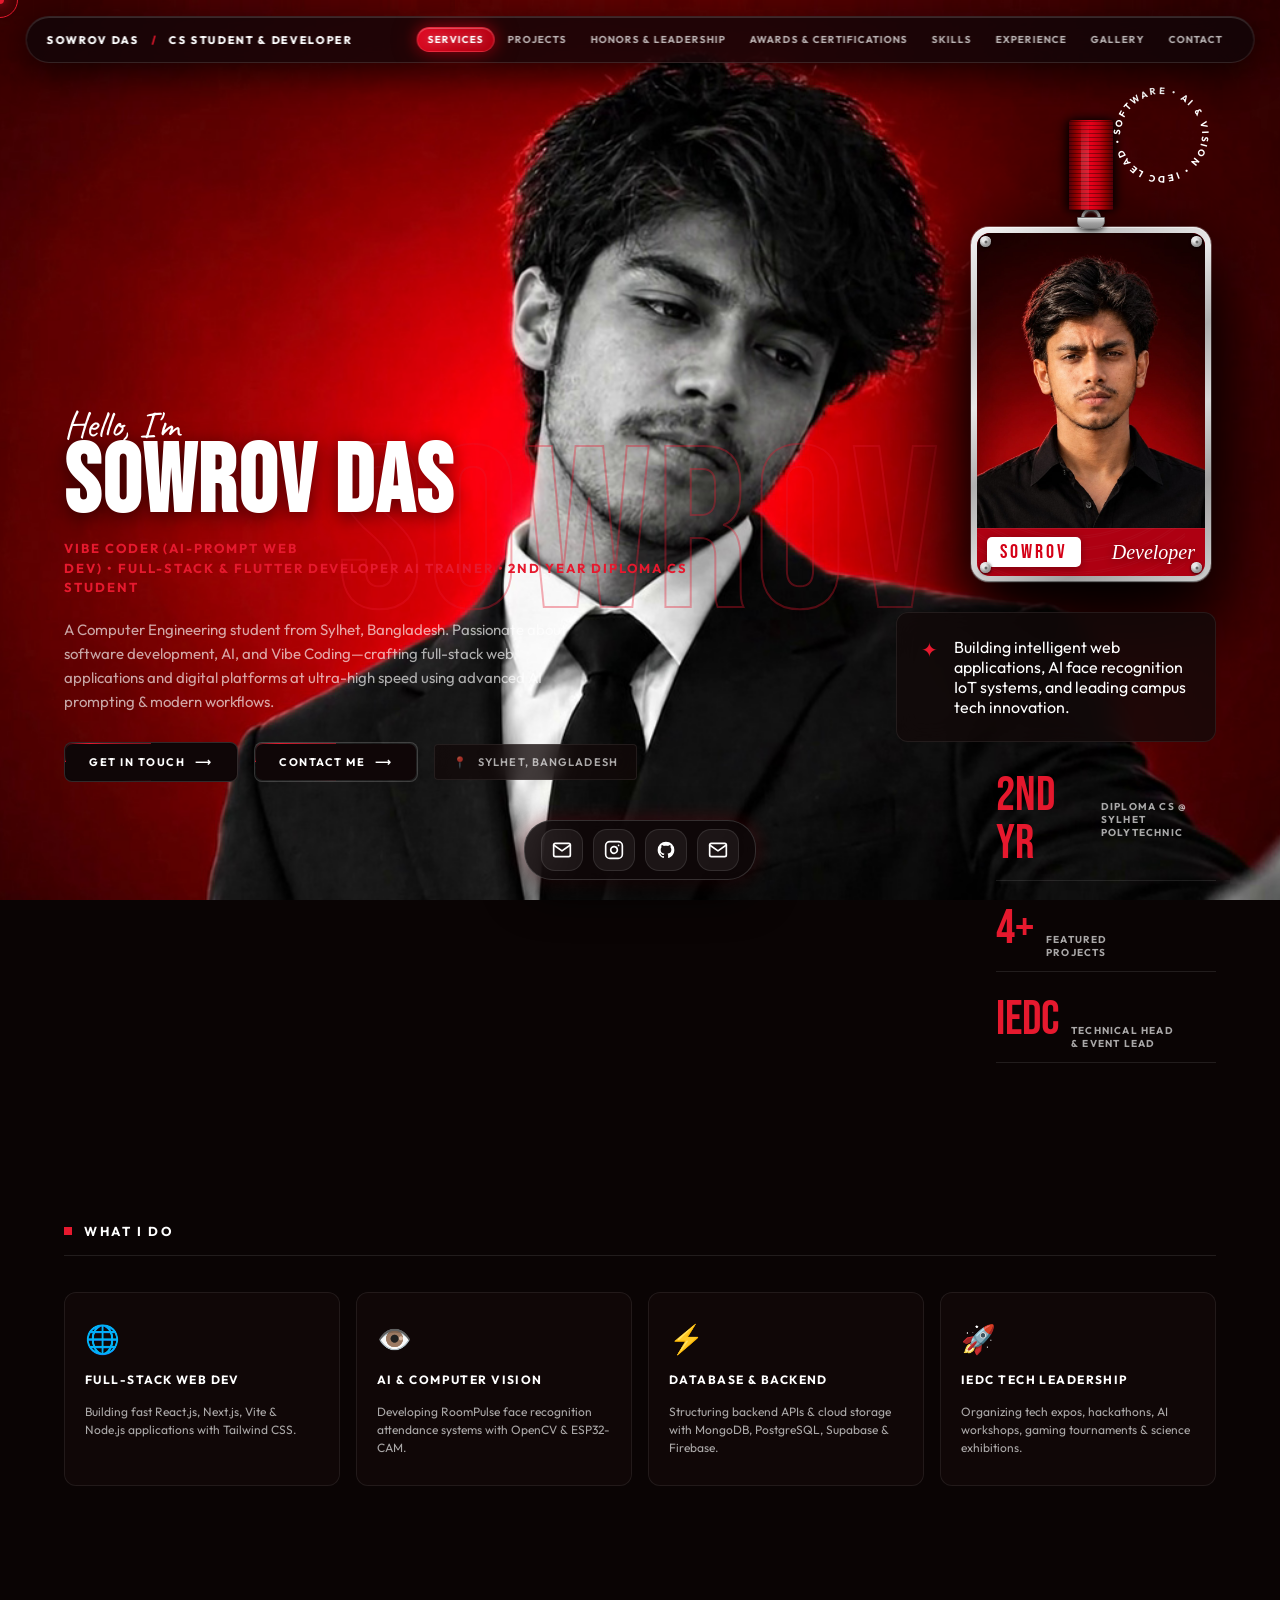
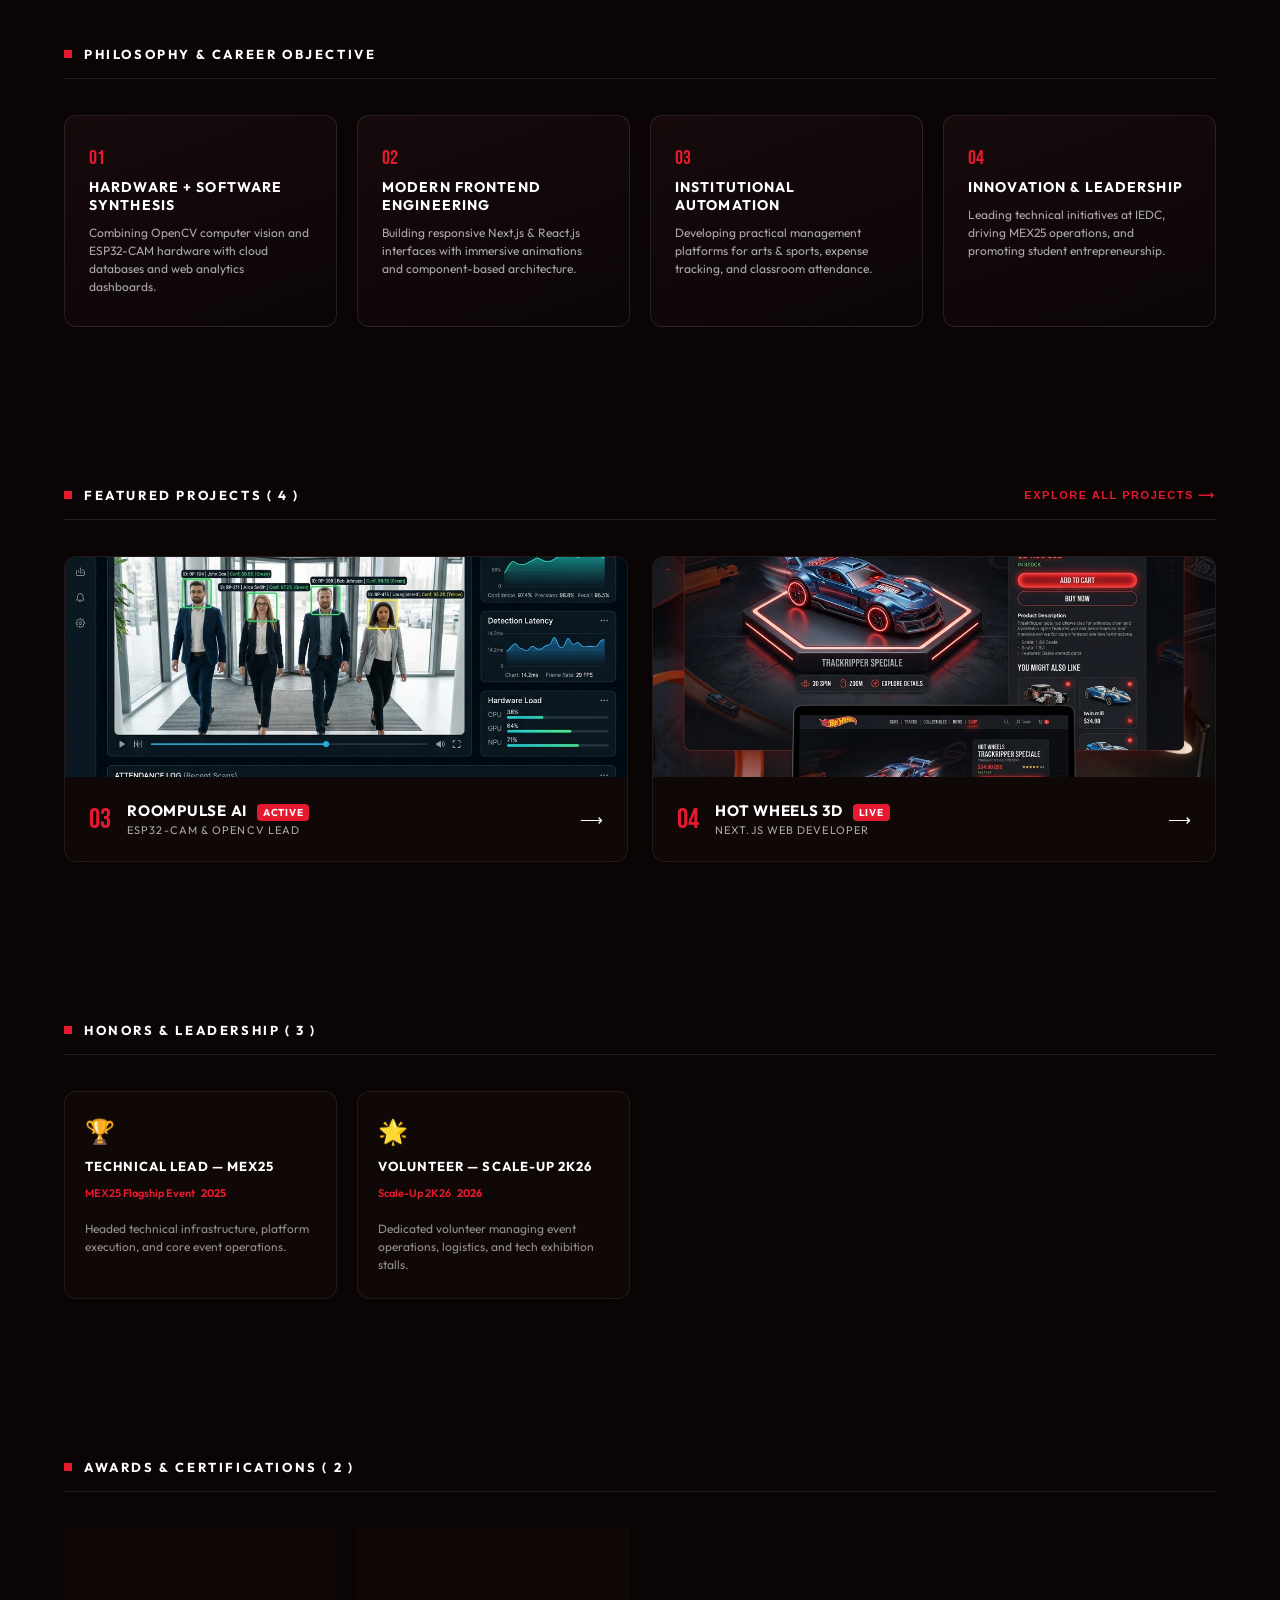
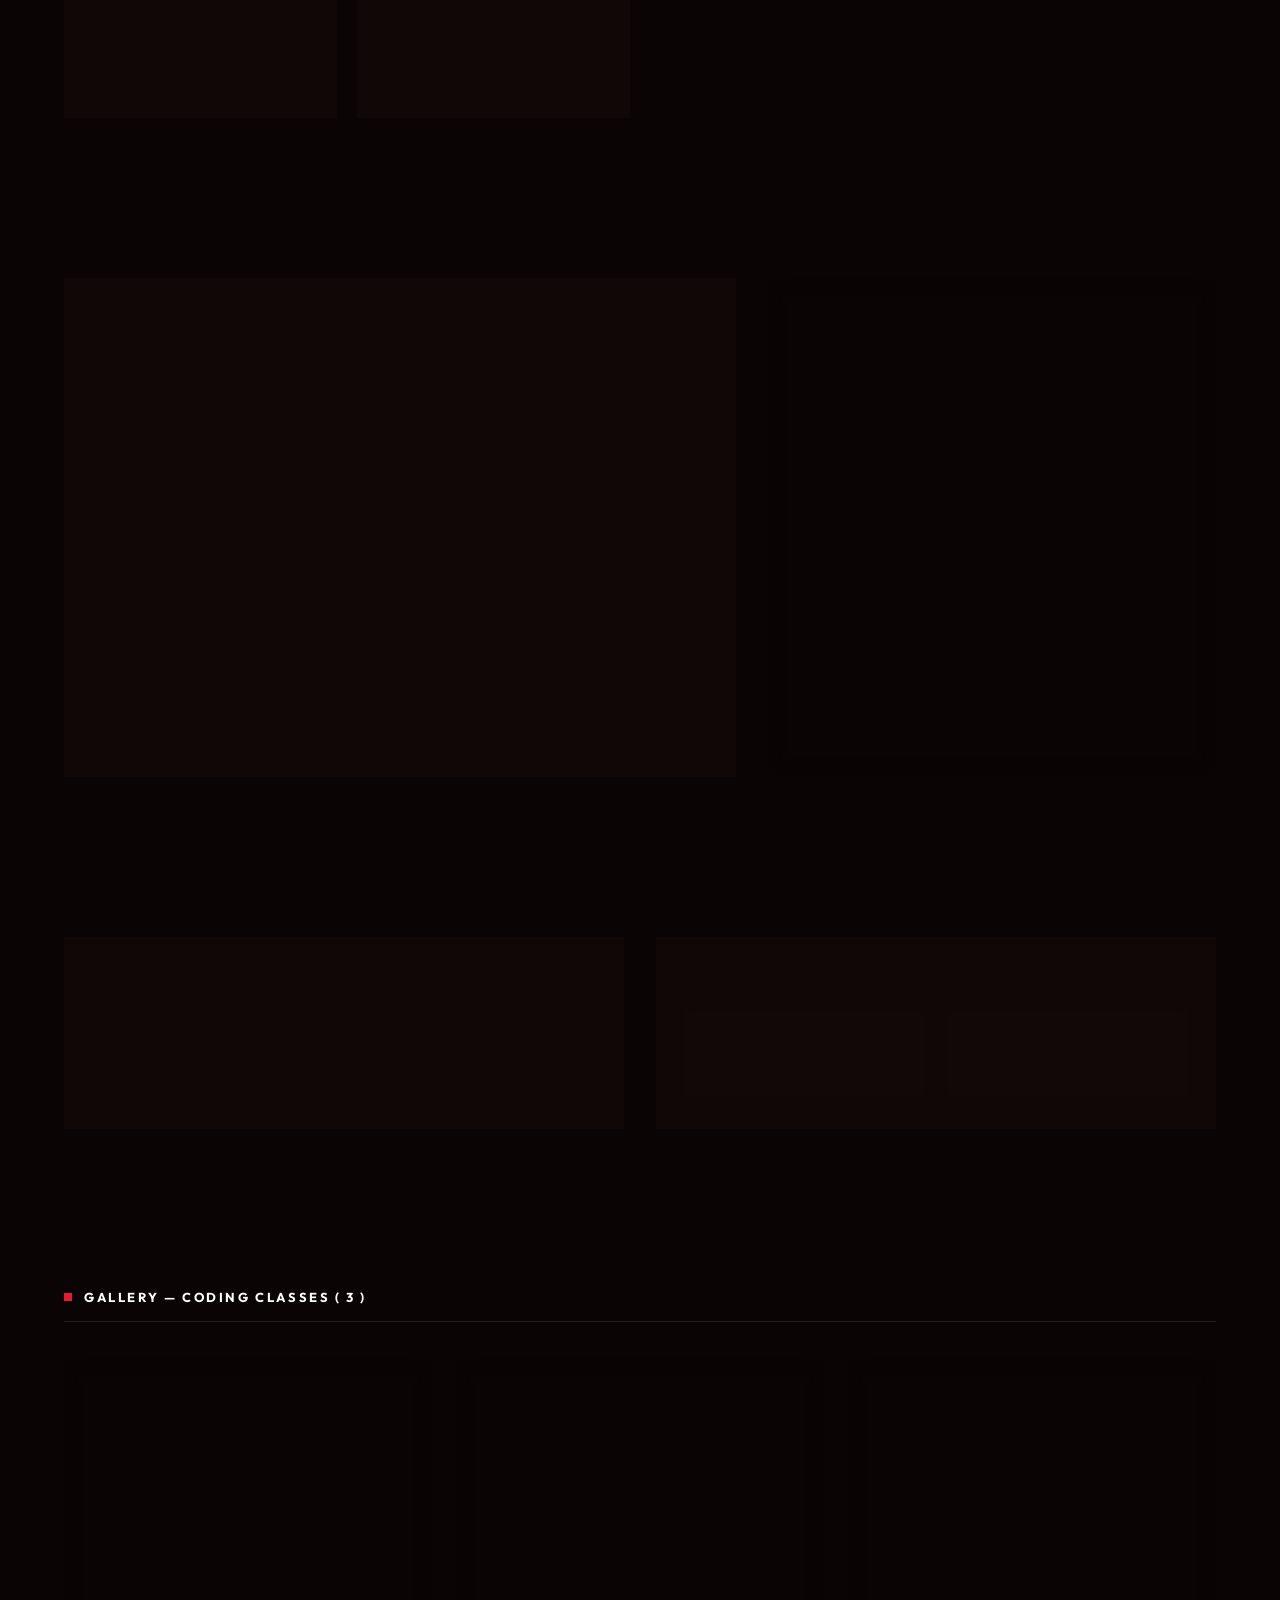
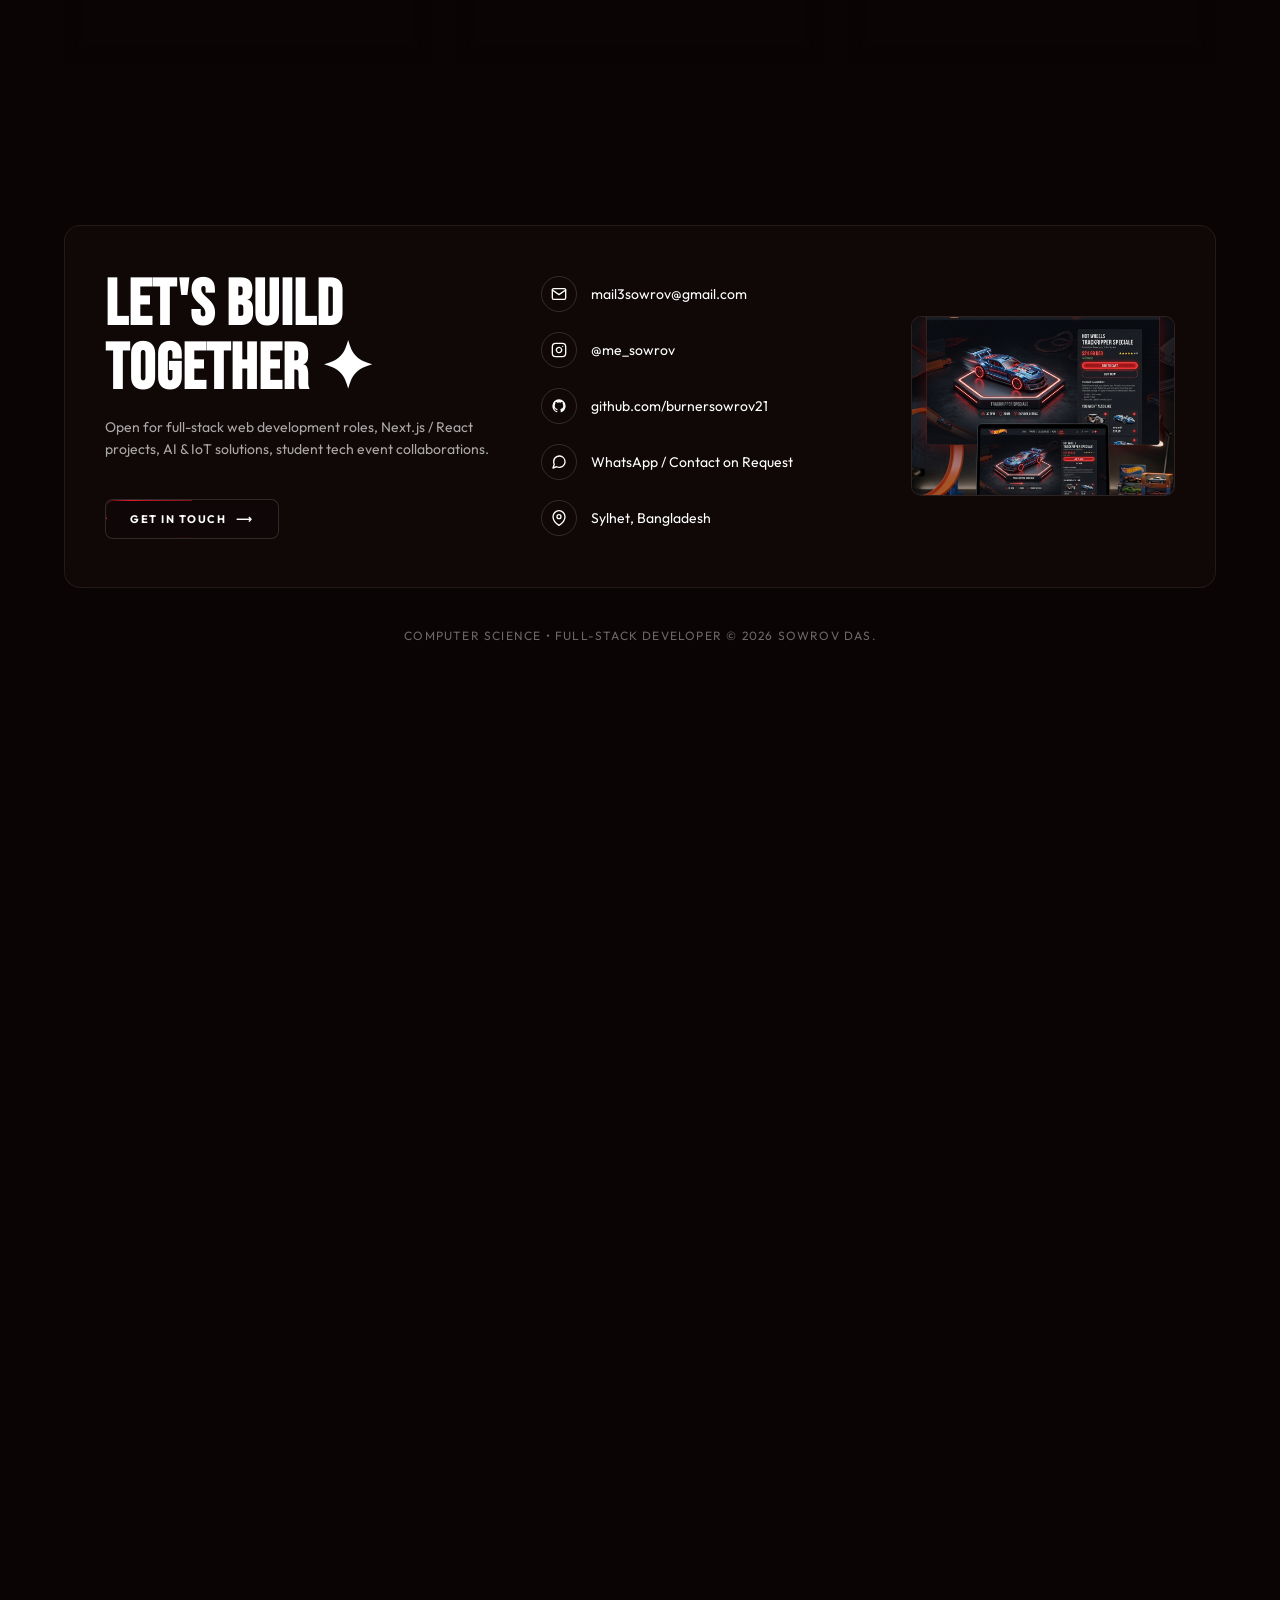
<file: sowrov_das/index.html>
<!DOCTYPE html>
<html>
<head>
    <meta charset="utf-8">
    <meta http-equiv="refresh" content="0; url=/index.html">
    <title>Redirecting...</title>
    <script>
        window.location.replace('/index.html');
    </script>
</head>
<body>
    <p>Redirecting to <a href="/index.html">Portfolio</a>...</p>
</body>
</html>
</file>
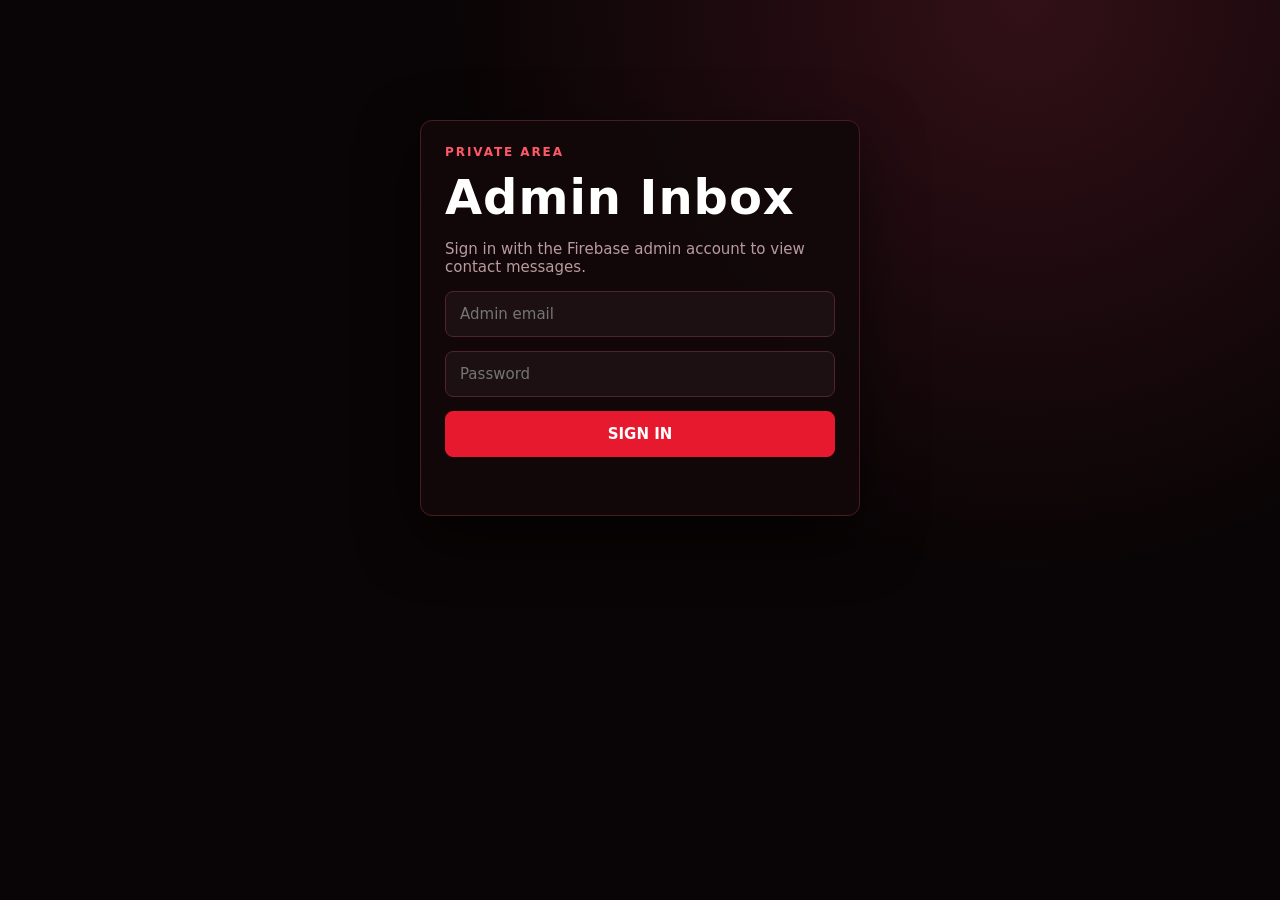
<file: admin.html>
<!doctype html>
<html lang="en">
<head>
  <meta charset="utf-8">
  <meta name="viewport" content="width=device-width, initial-scale=1">
  <title>Sowrov Das | Admin Inbox</title>
  <style>
    :root { color-scheme: dark; --bg:#090405; --panel:#160b0d; --line:#4b1b22; --red:#e6192e; --muted:#b99b9e; }
    * { box-sizing:border-box; }
    body { margin:0; min-height:100vh; background:radial-gradient(circle at 80% 0,#321017 0,#090405 42%); color:#fff; font:15px system-ui,sans-serif; }
    main { width:min(1100px,calc(100% - 32px)); margin:0 auto; padding:48px 0; }
    h1,h2 { margin:0; font-weight:800; letter-spacing:.02em; }
    h1 { font-size:clamp(28px,5vw,48px); }
    h2 { font-size:20px; }
    .eyebrow { color:#ff5968; font-size:12px; font-weight:800; letter-spacing:.16em; text-transform:uppercase; margin-bottom:10px; }
    .panel { background:#120809eF; border:1px solid var(--line); border-radius:12px; padding:24px; box-shadow:0 20px 60px #0008; }
    .login { max-width:440px; margin:8vh auto 0; }
    .stack { display:grid; gap:14px; }
    input,button { width:100%; border:1px solid #51242b; border-radius:8px; padding:13px 14px; background:#1d1012; color:#fff; font:inherit; }
    button { background:var(--red); border-color:var(--red); cursor:pointer; font-weight:800; }
    button.secondary { width:auto; background:transparent; border-color:#71303a; }
    button:disabled { opacity:.6; cursor:wait; }
    .error { color:#ff7180; min-height:20px; }
    .toolbar { display:flex; justify-content:space-between; gap:16px; align-items:center; margin:30px 0 16px; }
    .messages { display:grid; gap:14px; }
    .message { border:1px solid var(--line); border-radius:10px; padding:18px; background:#14090b; }
    .message-head { display:flex; justify-content:space-between; gap:16px; align-items:flex-start; }
    .message-title { font-size:18px; font-weight:800; }
    .meta { color:var(--muted); font-size:13px; margin-top:5px; }
    .message-body { white-space:pre-wrap; color:#eadde0; line-height:1.6; margin:16px 0; }
    .message-actions { display:flex; justify-content:flex-end; gap:8px; }
    .badge { padding:4px 8px; border-radius:4px; font-size:11px; font-weight:800; margin-left:8px; vertical-align:middle; }
    .badge.unread { background:var(--red); color:#fff; }
    .badge.read { background:#333; color:#aaa; }
    .empty { color:var(--muted); text-align:center; padding:40px 10px; }
    @media (max-width:600px) { main { padding:24px 0; } .panel { padding:18px; } .toolbar { align-items:flex-start; flex-direction:column; } button.secondary { width:100%; } }
  </style>
</head>
<body>
  <main>
    <section id="loginView" class="panel login">
      <div class="eyebrow">Private Area</div>
      <h1>Admin Inbox</h1>
      <p style="color:var(--muted)">Sign in with the Firebase admin account to view contact messages.</p>
      <form id="loginForm" class="stack">
        <input id="adminEmail" type="email" placeholder="Admin email" autocomplete="username" required>
        <input id="adminPassword" type="password" placeholder="Password" autocomplete="current-password" required>
        <button id="loginButton" type="submit">SIGN IN</button>
        <div id="loginError" class="error" role="alert"></div>
      </form>
    </section>

    <section id="inboxView" hidden>
      <div class="eyebrow">Sowrov Das</div>
      <h1>Contact Messages</h1>
      <div class="toolbar"><span id="messageCount" style="color:var(--muted)"></span><button id="logoutButton" class="secondary">SIGN OUT</button></div>
      <div id="messages" class="messages"><div class="panel empty">Loading messages...</div></div>
    </section>
  </main>
  <script>
    const API_KEY = 'AIzaSyBwzl_sK1gWaCJFp8F0A-Scu5ro4Bvy4U8';
    const PROJECT_ID = 'sowrov-b9f40';
    const COLLECTION = 'contactMessages';
    const tokenKey = 'sowrov_admin_token';
    const loginView = document.querySelector('#loginView');
    const inboxView = document.querySelector('#inboxView');
    const messagesView = document.querySelector('#messages');
    const countView = document.querySelector('#messageCount');

    const firestoreUrl = `https://firestore.googleapis.com/v1/projects/${PROJECT_ID}/databases/(default)/documents/${COLLECTION}`;
    const value = (fields, key) => fields?.[key]?.stringValue || fields?.[key]?.timestampValue || fields?.[key]?.booleanValue || '';
    const formatDate = iso => { try { return new Date(iso).toLocaleString('en-US', { month:'short', day:'numeric', year:'numeric', hour:'numeric', minute:'2-digit', hour12:true }).replace(',', ' ·'); } catch { return iso; } };
    const esc = text => String(text).replace(/[&<>"']/g, char => ({ '&':'&amp;', '<':'&lt;', '>':'&gt;', '"':'&quot;', "'":'&#39;' }[char]));

    function showInbox() { loginView.hidden = true; inboxView.hidden = false; loadMessages(); }
    function showLogin() { loginView.hidden = false; inboxView.hidden = true; }

    async function signIn(email, password) {
      const response = await fetch(`https://identitytoolkit.googleapis.com/v1/accounts:signInWithPassword?key=${API_KEY}`, {
        method:'POST', headers:{'Content-Type':'application/json'}, body:JSON.stringify({ email, password, returnSecureToken:true })
      });
      const data = await response.json();
      if (!response.ok) throw new Error(data.error?.message || 'Unable to sign in');
      localStorage.setItem(tokenKey, data.idToken);
    }

    async function loadMessages() {
      const token = localStorage.getItem(tokenKey);
      if (!token) return showLogin();
      const response = await fetch(firestoreUrl, { headers:{ Authorization:`Bearer ${token}` } });
      if (response.status === 401 || response.status === 403) { localStorage.removeItem(tokenKey); return showLogin(); }
      const data = await response.json();
      if (!response.ok) { messagesView.innerHTML = '<div class="panel empty">Could not load messages. Check Firestore rules.</div>'; return; }
      const documents = (data.documents || []).sort((a,b) => String(value(b.fields,'createdAt')).localeCompare(String(value(a.fields,'createdAt'))));
      countView.textContent = `${documents.length} message${documents.length === 1 ? '' : 's'}`;
      messagesView.innerHTML = documents.length ? documents.map(document => {
        const fields = document.fields || {};
        const createdAt = value(fields,'createdAt');
        const isRead = fields?.read?.booleanValue === true;
        const badge = isRead ? '<span class="badge read">READ</span>' : '<span class="badge unread">NEW</span>';
        const email = value(fields,'email');
        const subject = value(fields,'subject') || 'Portfolio inquiry';
        return `<article class="message"><div class="message-head"><div><div class="message-title">${esc(subject)} ${badge}</div><div class="meta">${esc(value(fields,'name'))} | ${esc(email)} | ${esc(value(fields,'phone'))}</div></div><div class="meta">${esc(formatDate(createdAt))}</div></div><div class="message-body">${esc(value(fields,'message'))}</div><div class="message-actions"><a href="mailto:${esc(email)}?subject=Re: ${esc(subject)}" style="text-decoration:none"><button class="secondary" type="button">REPLY</button></a>${!isRead ? `<button class="secondary mark-read-button" data-name="${esc(document.name)}">MARK AS READ</button>` : ''}<button class="secondary delete-button" data-name="${esc(document.name)}">DELETE</button></div></article>`;
      }).join('') : '<div class="panel empty">No contact messages yet.</div>';
    }

    document.querySelector('#loginForm').addEventListener('submit', async event => {
      event.preventDefault();
      const button = document.querySelector('#loginButton');
      const error = document.querySelector('#loginError');
      button.disabled = true; error.textContent = '';
      try { await signIn(document.querySelector('#adminEmail').value, document.querySelector('#adminPassword').value); showInbox(); }
      catch (loginError) {
        let msg = loginError.message.replaceAll('_',' ');
        if (msg.toLowerCase().includes('api key not valid')) {
          msg = '⚠️ Firebase API Key টি সঠিক নয়! Firebase Console -> Project Settings -> General থেকে আপনার Web API Key টি নিয়ে admin.html এ বসান।';
        }
        error.textContent = msg;
      }
      finally { button.disabled = false; }
    });

    document.querySelector('#logoutButton').addEventListener('click', () => { localStorage.removeItem(tokenKey); showLogin(); });
    messagesView.addEventListener('click', async event => {
      const token = localStorage.getItem(tokenKey);
      const deleteBtn = event.target.closest('.delete-button');
      const readBtn = event.target.closest('.mark-read-button');
      
      if (deleteBtn) {
        if (!confirm('Delete this message?')) return;
        const response = await fetch(`https://firestore.googleapis.com/v1/${deleteBtn.dataset.name}`, { method:'DELETE', headers:{ Authorization:`Bearer ${token}` } });
        if (response.ok) loadMessages(); else alert('Could not delete this message.');
      } else if (readBtn) {
        const response = await fetch(`https://firestore.googleapis.com/v1/${readBtn.dataset.name}?updateMask.fieldPaths=read`, { 
          method: 'PATCH', 
          headers: { 'Content-Type': 'application/json', Authorization: `Bearer ${token}` },
          body: JSON.stringify({ fields: { read: { booleanValue: true } } })
        });
        if (response.ok) loadMessages(); else alert('Could not mark as read.');
      }
    });
    if (localStorage.getItem(tokenKey)) showInbox();
  </script>
</body>
</html>
</file>
<file: _next/static/chunks/3s5favyxfayk2.css>
@import "https://fonts.googleapis.com/css2?family=Bebas+Neue&family=Caveat:wght@600&family=Outfit:wght@300;400;500;600;700;800&display=swap";
:root {
    --accent-red: #e6192e;
    --accent-red-glow: #e6192e66;
    --accent-red-dark: #e6192e26;
    --bg-dark: #0a0404;
    --card-bg: #120a0ac7;
    --card-bg-hover: #1c0e0fe0;
    --card-border: #ffffff14;
    --text-main: #fff;
    --text-muted: #ffffffa6;
    --text-dim: #fff6
}

*,
:before,
:after {
    box-sizing: border-box;
    margin: 0;
    padding: 0
}

html {
    scroll-behavior: auto;
    background-color: var(--bg-dark);
    color: var(--text-main);
    font-family: Outfit, sans-serif
}

body {
    background-color: var(--bg-dark);
    margin: 0;
    padding: 0;
    overflow-x: hidden
}

::-webkit-scrollbar {
    width: 6px;
    height: 6px
}

::-webkit-scrollbar-track {
    background: #0a0404
}

::-webkit-scrollbar-thumb {
    background: #e6192e99;
    border-radius: 4px
}

::-webkit-scrollbar-thumb:hover {
    background: #e6192e
}

body,
html {
    cursor: url("data:image/svg+xml,%3Csvg xmlns='http://www.w3.org/2000/svg' width='34' height='34' viewBox='0 0 34 34'%3E%3Cpath d='M17 2 C9 2 4 8 4 17 C4 26 12 32 17 32 C22 32 30 26 30 17 C30 8 25 2 17 2 Z' fill='%23e8001a' stroke='%23ffffff' stroke-width='1.5'/%3E%3Cpath d='M17 2 L17 32 M4 17 L30 17 M9 7 L25 27 M25 7 L9 27' stroke='%23900' stroke-width='0.8' opacity='0.6'/%3E%3Cpath d='M7 14 C9 19 14 19 15 14 C13 11 9 11 7 14 Z' fill='%23ffffff' stroke='%23111111' stroke-width='1.8'/%3E%3Cpath d='M27 14 C25 19 20 19 19 14 C21 11 25 11 27 14 Z' fill='%23ffffff' stroke='%23111111' stroke-width='1.8'/%3E%3C/svg%3E") 17 2, auto
}

a,
button,
.project-card,
.cert-card,
.qr-card,
.tool-card,
.service-card,
.dock-item,
.shimmer-btn,
.hanging-id-card {
    cursor: url("data:image/svg+xml,%3Csvg xmlns='http://www.w3.org/2000/svg' width='40' height='40' viewBox='0 0 40 40'%3E%3Cpath d='M10 5 L6 1 M20 3 L20 0 M30 5 L34 1' stroke='%23ffab00' stroke-width='2.5' stroke-linecap='round'/%3E%3Cpath d='M20 6 C12 6 7 12 7 21 C7 30 15 36 20 36 C25 36 33 30 33 21 C33 12 28 6 20 6 Z' fill='%23e8001a' stroke='%23ffffff' stroke-width='1.8'/%3E%3Cpath d='M20 6 L20 36 M7 21 L33 21' stroke='%23800' stroke-width='1' opacity='0.6'/%3E%3Cpath d='M10 18 C12 23 17 23 18 18 C16 15 12 15 10 18 Z' fill='%23ffffff' stroke='%23000000' stroke-width='2'/%3E%3Cpath d='M30 18 C28 23 23 23 22 18 C24 15 28 15 30 18 Z' fill='%23ffffff' stroke='%23000000' stroke-width='2'/%3E%3C/svg%3E") 20 6, pointer
}

.cursor-dot {
    background-color: var(--accent-red);
    pointer-events: none;
    z-index: 10000;
    width: 8px;
    height: 8px;
    box-shadow: 0 0 12px var(--accent-red);
    border-radius: 50%;
    transition: width .2s, height .2s, background-color .2s;
    position: fixed;
    top: 0;
    left: 0;
    transform: translate(-50%, -50%)
}

.cursor-ring {
    border: 1.5px solid var(--accent-red);
    pointer-events: none;
    z-index: 9999;
    -webkit-backdrop-filter: blur(2px);
    backdrop-filter: blur(2px);
    background: #e6192e14;
    border-radius: 50%;
    width: 36px;
    height: 36px;
    transition: width .3s cubic-bezier(.16, 1, .3, 1), height .3s cubic-bezier(.16, 1, .3, 1), border-color .3s, background .3s;
    position: fixed;
    top: 0;
    left: 0;
    transform: translate(-50%, -50%)
}

.cursor-ring.hovered {
    width: 56px;
    height: 56px;
    box-shadow: 0 0 24px var(--accent-red-glow);
    background: #e6192e40;
    border-color: #fff
}

.cursor-dot.hovered {
    background-color: #fff;
    width: 12px;
    height: 12px
}

canvas#hero-canvas {
    z-index: 1;
    pointer-events: none;
    width: 100vw;
    height: 100vh;
    image-rendering: high-quality;
    display: block;
    position: fixed;
    top: 0;
    left: 0
}

.scroll-container {
    z-index: 10;
    width: 100%;
    min-height: 900vh;
    position: relative
}

.site-header {
    z-index: 1000;
    -webkit-backdrop-filter: blur(20px);
    backdrop-filter: blur(20px);
    background: #0f0608c7;
    border: 1px solid #ffffff1f;
    border-radius: 40px;
    justify-content: space-between;
    align-items: center;
    width: min(96%, 1280px);
    padding: 10px 20px;
    display: flex;
    position: fixed;
    top: 16px;
    left: 50%;
    transform: translate(-50%);
    box-shadow: 0 10px 35px #000000b3, inset 0 1px #ffffff26
}

.nav-brand {
    letter-spacing: .15em;
    text-transform: uppercase;
    color: #fff;
    white-space: nowrap;
    flex-shrink: 0;
    align-items: center;
    gap: 12px;
    margin-right: 20px;
    font-size: 11px;
    font-weight: 800;
    display: flex
}

.nav-brand span.separator {
    color: var(--accent-red)
}

.nav-links {
    white-space: nowrap;
    align-items: center;
    gap: 2px;
    display: flex;
    position: relative
}

.nav-links a {
    letter-spacing: .1em;
    color: #ffffffb3;
    text-transform: uppercase;
    z-index: 2;
    white-space: nowrap;
    border-radius: 20px;
    padding: 6px 11px;
    font-size: 10px;
    font-weight: 700;
    text-decoration: none;
    transition: color 250ms ease-out, text-shadow 250ms ease-out;
    position: relative;
}

.nav-links a:hover,
.nav-links a.active {
    color: #fff;
    text-shadow: 0 0 10px rgba(255, 255, 255, 0.4);
}

.nav-spotlight-pill {
    z-index: 1;
    pointer-events: none;
    opacity: 0;
    background: linear-gradient(135deg, rgba(235, 12, 38, 0.95) 0%, rgba(180, 0, 18, 0.98) 100%);
    border: 1px solid rgba(255, 83, 96, 0.45);
    border-radius: 20px;
    transition: transform 300ms cubic-bezier(0.2, 0.8, 0.2, 1),
                width 300ms cubic-bezier(0.2, 0.8, 0.2, 1),
                height 300ms cubic-bezier(0.2, 0.8, 0.2, 1),
                opacity 250ms ease-out,
                box-shadow 300ms ease-out;
    will-change: transform, width, height, opacity;
    position: absolute;
    top: 0;
    left: 0;
    width: 0;
    height: 0;
    transform: translate3d(0, 0, 0);
    transform-origin: left center;
    box-shadow: 0 0 14px rgba(232, 0, 26, 0.5), 0 0 28px rgba(232, 0, 26, 0.25), 0 2px 8px rgba(0, 0, 0, 0.4), inset 0 1px 0 rgba(255, 255, 255, 0.28);
}

.nav-spotlight-pill.nav-pill-ready {
    opacity: 1;
}

.nav-spotlight-pill:after {
    content: "";
    pointer-events: none;
    opacity: 0;
    background: linear-gradient(90deg, transparent, rgba(255, 255, 255, 0.35), transparent);
    border-radius: inherit;
    position: absolute;
    inset: 1px;
}

.nav-spotlight-pill.nav-pill-sheen:after {
    animation: nav-pill-sheen 300ms ease-out;
}

@keyframes nav-pill-sheen {
    0% {
        opacity: .6;
        transform: translateX(-100%);
    }
    100% {
        opacity: 0;
        transform: translateX(100%);
    }
}

@media (prefers-reduced-motion: reduce) {
    .nav-spotlight-pill {
        transition: opacity 150ms ease-out !important;
    }
    .nav-spotlight-pill.nav-pill-sheen:after {
        animation: none !important;
    }
}

.nav-status {
    letter-spacing: .12em;
    text-transform: uppercase;
    color: var(--text-main);
    -webkit-backdrop-filter: blur(10px);
    backdrop-filter: blur(10px);
    background: #ffffff0d;
    border: 1px solid #ffffff1f;
    border-radius: 20px;
    align-items: center;
    gap: 8px;
    padding: 6px 16px;
    font-size: 11px;
    font-weight: 600;
    display: inline-flex
}

.sonar-wrapper {
    justify-content: center;
    align-items: center;
    width: 12px;
    height: 12px;
    display: flex;
    position: relative
}

.pulse-dot {
    background-color: var(--accent-red);
    width: 6px;
    height: 6px;
    box-shadow: 0 0 10px var(--accent-red);
    border-radius: 50%
}

.sonar-ring {
    border: 1.5px solid var(--accent-red);
    opacity: 0;
    border-radius: 50%;
    width: 100%;
    height: 100%;
    animation: 2s cubic-bezier(.1, .8, .3, 1) infinite sonarPulse;
    position: absolute
}

@keyframes sonarPulse {
    0% {
        opacity: 1;
        transform: scale(.6)
    }
    to {
        opacity: 0;
        transform: scale(2.4)
    }
}

.vengence-marquee-container {
    width: 100%;
    margin: 30px 0 10px;
    position: relative;
    overflow: hidden;
    -webkit-mask-image: linear-gradient(90deg, #0000 0%, #000 10% 90%, #0000 100%);
    mask-image: linear-gradient(90deg, #0000 0%, #000 10% 90%, #0000 100%)
}

.vengence-marquee-track {
    gap: 16px;
    width: max-content;
    animation: 28s linear infinite vengenceMarquee;
    display: flex
}

.vengence-marquee-track:hover {
    animation-play-state: paused
}

@keyframes vengenceMarquee {
    0% {
        transform: translate(0)
    }
    to {
        transform: translate(-50%)
    }
}

.vengence-logo-chip {
    letter-spacing: .08em;
    color: #ffffffd9;
    white-space: nowrap;
    -webkit-backdrop-filter: blur(8px);
    backdrop-filter: blur(8px);
    background: #ffffff0a;
    border: 1px solid #ffffff17;
    border-radius: 30px;
    align-items: center;
    gap: 10px;
    padding: 8px 18px;
    font-size: 11px;
    font-weight: 700;
    transition: border-color .25s, transform .25s;
    display: flex
}

.vengence-logo-chip:hover {
    border-color: var(--accent-red);
    background: #e8001a1f;
    transform: translateY(-2px)
}

.project-card,
.cert-card,
.service-card,
.pillar-card,
.tool-card {
    position: relative;
    overflow: hidden
}

.project-card:before,
.cert-card:before,
.service-card:before,
.pillar-card:before {
    content: "";
    background: radial-gradient(350px circle at var(--mouse-x, -200px) var(--mouse-y, -200px), #e8001a38, transparent 70%);
    pointer-events: none;
    z-index: 1;
    opacity: 0;
    transition: opacity .3s;
    position: absolute;
    inset: 0
}

.project-card:hover:before,
.cert-card:hover:before,
.service-card:hover:before,
.pillar-card:hover:before {
    opacity: 1
}

.vengence-glass-dock {
    z-index: 9999;
    -webkit-backdrop-filter: blur(20px);
    backdrop-filter: blur(20px);
    background: #0f0608d9;
    border: 1px solid #ffffff29;
    border-radius: 28px;
    align-items: center;
    gap: 10px;
    padding: 8px 16px;
    display: flex;
    position: fixed;
    bottom: 20px;
    left: 50%;
    transform: translate(-50%);
    box-shadow: 0 15px 40px #000c, 0 0 20px #e8001a40
}

.dock-item {
    color: #fff;
    background: #ffffff0f;
    border: 1px solid #ffffff1a;
    border-radius: 14px;
    justify-content: center;
    align-items: center;
    width: 42px;
    height: 42px;
    font-size: 18px;
    text-decoration: none;
    transition: transform .2s cubic-bezier(.34, 1.56, .64, 1), background .2s, border-color .2s;
    display: flex;
    position: relative
}

.dock-item:hover {
    border-color: var(--accent-red);
    background: #e8001a40;
    transform: scale(1.35)translateY(-8px)
}

.dock-tooltip {
    color: #fff;
    letter-spacing: .05em;
    white-space: nowrap;
    pointer-events: none;
    opacity: 0;
    background: #000;
    border: 1px solid #ffffff26;
    border-radius: 6px;
    padding: 4px 10px;
    font-size: 10px;
    font-weight: 700;
    transition: opacity .2s, transform .2s;
    position: absolute;
    bottom: 54px;
    left: 50%;
    transform: translate(-50%)scale(.85);
    box-shadow: 0 4px 15px #0009
}

.dock-item:hover .dock-tooltip {
    opacity: 1;
    transform: translate(-50%)scale(1)
}

.shimmer-btn {
    letter-spacing: .14em;
    text-transform: uppercase;
    color: #fff;
    cursor: pointer;
    z-index: 1;
    background: #0d0506;
    border: 1px solid #ffffff26;
    border-radius: 8px;
    align-items: center;
    gap: 10px;
    padding: 12px 24px;
    font-family: Outfit, sans-serif;
    font-size: 11px;
    font-weight: 700;
    text-decoration: none;
    transition: all .3s cubic-bezier(.16, 1, .3, 1);
    display: inline-flex;
    position: relative;
    overflow: hidden
}

.shimmer-btn.secondary {
    background: #ffffff0d;
    border: 1px solid #ffffff26
}

.shimmer-btn:before {
    content: "";
    background: conic-gradient(transparent, var(--accent-red), transparent 30%);
    z-index: -2;
    width: 200%;
    height: 200%;
    animation: 4s linear infinite rotateGlow;
    position: absolute;
    top: -50%;
    left: -50%
}

.shimmer-btn:after {
    content: "";
    z-index: -1;
    background: #0f0607;
    border-radius: 7px;
    transition: background .3s;
    position: absolute;
    inset: 1px
}

.shimmer-btn:hover {
    box-shadow: 0 10px 25px var(--accent-red-glow);
    transform: translateY(-3px)scale(1.02)
}

@keyframes rotateGlow {
    to {
        transform: rotate(360deg)
    }
}

.section-wrapper {
    max-width: 1400px;
    margin: 0 auto;
    padding: 100px 5vw 60px
}

.section-header {
    border-bottom: 1px solid #ffffff1a;
    justify-content: space-between;
    align-items: center;
    margin-bottom: 36px;
    padding-bottom: 16px;
    display: flex
}

.section-title {
    letter-spacing: .2em;
    text-transform: uppercase;
    color: #fff;
    align-items: center;
    gap: 12px;
    font-size: 13px;
    font-weight: 700;
    display: flex
}

.section-title:before {
    content: "";
    background: var(--accent-red);
    width: 8px;
    height: 8px;
    display: inline-block
}

.view-all-link,
a.view-all-link,
a.view-all-link:visited {
    letter-spacing: .14em;
    text-transform: uppercase;
    align-items: center;
    gap: 6px;
    font-size: 11px;
    font-weight: 700;
    transition: all .2s;
    display: inline-flex;
    color: var(--accent-red) !important;
    text-decoration: none !important
}

.view-all-link:hover,
a.view-all-link:hover {
    transform: translate(4px);
    color: #fff !important
}

.hero-section {
    flex-direction: column;
    justify-content: center;
    min-height: 100vh;
    padding-top: 120px;
    display: flex;
    position: relative
}

.bg-portfolio-text {
    letter-spacing: .02em;
    color: #0000;
    -webkit-text-stroke: 2px var(--accent-red);
    opacity: .35;
    white-space: nowrap;
    -webkit-user-select: none;
    user-select: none;
    pointer-events: none;
    z-index: -1;
    text-align: center;
    font-family: Bebas Neue, sans-serif;
    font-size: clamp(100px, 18vw, 300px);
    line-height: .85;
    position: absolute;
    top: 48%;
    left: 50%;
    transform: translate(-50%, -50%)
}

.hero-grid {
    grid-template-columns: 1.2fr .8fr;
    align-items: center;
    gap: 40px;
    display: grid
}

.greeting {
    color: var(--text-main);
    margin-bottom: -10px;
    font-family: Caveat, cursive;
    font-size: 38px;
    display: inline-block;
    position: relative
}

.hero-name {
    letter-spacing: 2px;
    color: #fff;
    text-transform: uppercase;
    text-shadow: 0 4px 20px #0009;
    margin-bottom: 12px;
    font-family: Bebas Neue, sans-serif;
    font-size: clamp(60px, 7.5vw, 115px);
    line-height: .9
}

.hero-title {
    letter-spacing: .15em;
    color: var(--accent-red);
    text-transform: uppercase;
    margin-bottom: 20px;
    font-size: 13px;
    font-weight: 700;
    line-height: 1.5
}

.hero-bio {
    color: var(--text-muted);
    max-width: 520px;
    margin-bottom: 28px;
    font-size: 15px;
    line-height: 1.6
}

.hero-actions {
    flex-wrap: wrap;
    align-items: center;
    gap: 16px;
    display: flex
}

.badge-worldwide {
    letter-spacing: .1em;
    text-transform: uppercase;
    color: var(--text-muted);
    border: 1px solid var(--card-border);
    background: var(--card-bg);
    -webkit-backdrop-filter: blur(10px);
    backdrop-filter: blur(10px);
    border-radius: 4px;
    align-items: center;
    gap: 10px;
    padding: 10px 18px;
    font-size: 11px;
    font-weight: 600;
    display: inline-flex
}

.hero-right {
    flex-direction: column;
    align-items: flex-end;
    gap: 30px;
    display: flex;
    position: relative
}

.rotating-badge-wrapper {
    width: 110px;
    height: 110px;
    position: absolute;
    top: -40px;
    right: 0
}

.rotating-svg {
    width: 100%;
    height: 100%;
    animation: 14s linear infinite spin
}

@keyframes spin {
    to {
        transform: rotate(360deg)
    }
}

.hero-quote-card {
    background: var(--card-bg);
    border: 1px solid var(--card-border);
    -webkit-backdrop-filter: blur(12px);
    backdrop-filter: blur(12px);
    border-radius: 12px;
    align-items: flex-start;
    gap: 16px;
    max-width: 320px;
    padding: 24px;
    display: flex
}

.sparkle-icon {
    color: var(--accent-red);
    font-size: 20px
}

.stats-container {
    flex-direction: column;
    gap: 24px;
    width: 220px;
    display: flex
}

.stat-box {
    border-bottom: 1px solid #ffffff1a;
    align-items: baseline;
    gap: 12px;
    padding-bottom: 12px;
    display: flex
}

.stat-number {
    color: var(--accent-red);
    font-family: Bebas Neue, sans-serif;
    font-size: 48px;
    line-height: 1
}

.stat-label {
    letter-spacing: .12em;
    text-transform: uppercase;
    color: var(--text-muted);
    font-size: 10px;
    font-weight: 700;
    line-height: 1.3
}

.id-card-lanyard-wrapper {
    cursor: grab;
    -webkit-user-select: none;
    user-select: none;
    touch-action: none;
    transform-origin: top;
    filter: drop-shadow(0 30px 60px #000000d9);
    flex-direction: column;
    align-items: center;
    width: 250px;
    display: flex;
    position: relative
}

.id-card-lanyard-wrapper:active {
    cursor: grabbing
}

.lanyard-strap {
    z-index: 5;
    transform-origin: top;
    background: repeating-linear-gradient(0deg, #00000059 0 1.5px, #0000 1.5px 4px), linear-gradient(90deg, #500008 0%, #8b0000 15%, #c0000f 30%, #e8001a 50%, #c0000f 70%, #8b0000 85%, #500008 100%);
    border-radius: 3px 3px 0 0;
    width: 44px;
    height: 90px;
    position: relative;
    overflow: hidden;
    box-shadow: 4px 0 10px #000c, -4px 0 10px #000c
}

.lanyard-strap:after {
    content: "";
    background: linear-gradient(#fff0 0%, #ffffff26 40%, #ffffff14 100%);
    width: 8px;
    position: absolute;
    top: 0;
    bottom: 0;
    left: 12px
}

.lanyard-clip {
    z-index: 4;
    justify-content: center;
    align-items: center;
    width: 44px;
    height: 22px;
    margin-top: -3px;
    display: flex;
    position: relative
}

.lanyard-clip:before {
    content: "";
    background: 0 0;
    border: 3px solid #c8c8c8;
    border-radius: 50%;
    width: 20px;
    height: 20px;
    position: absolute;
    top: 1px;
    box-shadow: 0 1px 4px #000000b3, inset 0 1px 2px #fff6
}

.lanyard-clip:after {
    content: "";
    background: linear-gradient(#e0e0e0 0%, #a0a0a0 50%, #888 100%);
    border: 1px solid #777;
    border-radius: 0 0 8px 8px;
    width: 28px;
    height: 12px;
    position: absolute;
    bottom: 0;
    left: 50%;
    transform: translate(-50%);
    box-shadow: 0 2px 6px #000000b3, inset 0 1px #ffffff80
}

.hanging-id-card {
    transform-origin: top;
    box-sizing: border-box;
    background: linear-gradient(145deg, #f5f5f5 0%, #c8c8c8 20%, #e8e8e8 35%, #b0b0b0 50%, #d8d8d8 65%, #a0a0a0 80%, #cecece 100%);
    border-radius: 18px;
    width: 240px;
    height: 355px;
    margin-top: -2px;
    padding: 6px;
    display: flex;
    position: relative;
    box-shadow: 0 30px 60px #000000f2, 0 0 0 1px #ffffff4d, inset 0 1px #fff9, inset 0 -1px #0006
}

.card-rivet {
    z-index: 15;
    background: radial-gradient(circle at 35% 35%, #e8e8e8 20%, #a0a0a0 55%, #888 100%);
    border-radius: 50%;
    width: 11px;
    height: 11px;
    position: absolute;
    box-shadow: 0 1px 3px #000c, inset 0 1px 1px #fff9
}

.card-rivet:after {
    content: "";
    background: #666;
    border-radius: 50%;
    width: 3px;
    height: 3px;
    position: absolute;
    top: 50%;
    left: 50%;
    transform: translate(-50%, -50%)
}

.card-rivet.tl {
    top: 9px;
    left: 9px
}

.card-rivet.tr {
    top: 9px;
    right: 9px
}

.card-rivet.bl {
    bottom: 9px;
    left: 9px
}

.card-rivet.br {
    bottom: 9px;
    right: 9px
}

.card-inner {
    background: #d40016;
    border-radius: 13px;
    flex-direction: column;
    flex: 1;
    width: 100%;
    display: flex;
    position: relative;
    overflow: hidden
}

.card-inner:before {
    content: "";
    pointer-events: none;
    z-index: 0;
    background-image: repeating-radial-gradient(circle at 50% 45%, #0000 20px, #ffffff0a 21px, #0000 22px 30px, #ffffff0a 31px, #0000 32px);
    position: absolute;
    inset: -20px
}

.card-inner:after {
    content: "";
    pointer-events: none;
    z-index: 0;
    border: 28px solid #ffffff26;
    border-radius: 50%;
    width: 160px;
    height: 160px;
    position: absolute;
    top: -60px;
    right: -60px
}

.card-watermark-wrap {
    z-index: 1;
    pointer-events: none;
    position: absolute;
    inset: 0;
    overflow: hidden
}

.card-wm-left {
    color: #ffffff26;
    letter-spacing: -3px;
    -webkit-user-select: none;
    user-select: none;
    font-family: Bebas Neue, sans-serif;
    font-size: 155px;
    font-weight: 900;
    line-height: .9;
    position: absolute;
    top: 5%;
    left: -35px
}

.card-wm-right {
    color: #ffffff26;
    letter-spacing: -3px;
    -webkit-user-select: none;
    user-select: none;
    font-family: Bebas Neue, sans-serif;
    font-size: 155px;
    font-weight: 900;
    line-height: .9;
    position: absolute;
    bottom: 16%;
    right: -35px
}

.card-photo-wrap {
    z-index: 2;
    flex: 1;
    justify-content: center;
    align-items: flex-start;
    min-height: 0;
    display: flex;
    position: relative;
    overflow: hidden
}

.card-photo-wrap img {
    object-fit: cover;
    object-position: center top;
    -webkit-user-select: none;
    user-select: none;
    -webkit-user-drag: none;
    pointer-events: none;
    width: 100%;
    height: 100%;
    display: block
}

.card-name-strip {
    z-index: 3;
    background: #0000002e;
    border-top: 1px solid #ffffff14;
    flex-shrink: 0;
    justify-content: space-between;
    align-items: center;
    padding: 8px 10px 9px;
    display: flex;
    position: relative
}

.card-name-block {
    background: #fff;
    border-radius: 5px;
    padding: 5px 13px;
    box-shadow: 0 2px 8px #0000004d
}

.card-name-block span {
    color: #d40016;
    letter-spacing: 3px;
    font-family: Bebas Neue, sans-serif;
    font-size: 20px;
    line-height: 1;
    display: block
}

.card-role-italic {
    text-align: right
}

.card-role-italic .role-pre {
    color: #ffffff80;
    letter-spacing: .06em;
    margin-bottom: 1px;
    font-size: 8px;
    font-style: normal;
    font-weight: 500;
    display: block
}

.card-role-italic .role-main {
    color: #fff;
    text-shadow: 0 2px 8px #0006;
    font-family: Georgia, Times New Roman, serif;
    font-size: 20px;
    font-style: italic;
    font-weight: 400;
    line-height: 1
}

.services-grid {
    grid-template-columns: repeat(4, 1fr);
    gap: 16px;
    display: grid
}

.service-card {
    background: var(--card-bg);
    border: 1px solid var(--card-border);
    -webkit-backdrop-filter: blur(12px);
    backdrop-filter: blur(12px);
    border-radius: 12px;
    flex-direction: column;
    gap: 16px;
    padding: 28px 20px;
    transition: all .3s;
    display: flex
}

.service-card:hover {
    background: var(--card-bg-hover);
    border-color: var(--accent-red);
    box-shadow: 0 10px 30px var(--accent-red-glow);
    transform: translateY(-5px)
}

.service-icon {
    color: var(--accent-red);
    font-size: 28px
}

.service-title {
    letter-spacing: .12em;
    text-transform: uppercase;
    color: #fff;
    font-size: 12px;
    font-weight: 700
}

.service-desc {
    color: var(--text-muted);
    font-size: 12px;
    line-height: 1.5
}

.pillars-grid {
    grid-template-columns: repeat(4, 1fr);
    gap: 20px;
    display: grid
}

.pillar-card {
    -webkit-backdrop-filter: blur(12px);
    backdrop-filter: blur(12px);
    background: linear-gradient(160deg, #190c0ed9 0%, #0c0506f2 100%);
    border: 1px solid #ffffff1a;
    border-radius: 12px;
    padding: 30px 24px;
    transition: border-color .3s;
    position: relative;
    overflow: hidden
}

.pillar-card:hover {
    border-color: var(--accent-red)
}

.pillar-tag {
    color: var(--accent-red);
    margin-bottom: 8px;
    font-family: Bebas Neue, sans-serif;
    font-size: 20px
}

.pillar-title {
    letter-spacing: .08em;
    text-transform: uppercase;
    color: #fff;
    margin-bottom: 10px;
    font-size: 14px;
    font-weight: 700
}

.pillar-desc {
    color: var(--text-muted);
    font-size: 12px;
    line-height: 1.5
}

.projects-grid {
    grid-template-columns: repeat(2, 1fr);
    gap: 24px;
    display: grid
}

.project-card {
    background: var(--card-bg);
    border: 1px solid var(--card-border);
    -webkit-backdrop-filter: blur(12px);
    backdrop-filter: blur(12px);
    color: inherit;
    border-radius: 12px;
    text-decoration: none;
    transition: transform .3s, border-color .3s;
    display: block;
    overflow: hidden
}

.project-card:hover {
    border-color: var(--accent-red);
    transform: translateY(-6px)
}

.project-img-wrapper {
    background: #140b0b;
    width: 100%;
    height: 250px;
    position: relative;
    overflow: hidden
}

.project-img-wrapper img {
    object-fit: cover;
    width: 100%;
    height: 100%;
    transition: transform .5s
}

.project-card:hover .project-img-wrapper img {
    transform: scale(1.05)
}

.project-info {
    justify-content: space-between;
    align-items: center;
    padding: 24px;
    display: flex
}

.project-meta {
    align-items: center;
    gap: 16px;
    display: flex
}

.project-num {
    color: var(--accent-red);
    font-family: Bebas Neue, sans-serif;
    font-size: 28px
}

.project-name {
    letter-spacing: .05em;
    text-transform: uppercase;
    color: #fff;
    margin-bottom: 3px;
    font-size: 15px;
    font-weight: 700
}

.project-category {
    letter-spacing: .1em;
    color: var(--text-muted);
    text-transform: uppercase;
    font-size: 11px
}

.certs-grid {
    grid-template-columns: repeat(3, 1fr);
    gap: 20px;
    display: grid
}

.cert-card {
    background: var(--card-bg);
    border: 1px solid var(--card-border);
    -webkit-backdrop-filter: blur(12px);
    backdrop-filter: blur(12px);
    border-radius: 12px;
    flex-direction: column;
    gap: 12px;
    padding: 24px 20px;
    transition: all .3s;
    display: flex
}

.cert-card:hover {
    border-color: var(--accent-red);
    transform: translateY(-4px)
}

.cert-badge {
    color: var(--accent-red);
    font-size: 24px
}

.cert-title {
    letter-spacing: .08em;
    text-transform: uppercase;
    color: #fff;
    font-size: 13px;
    font-weight: 700
}

.cert-issuer {
    color: var(--accent-red);
    font-size: 11px;
    font-weight: 600
}

.cert-desc {
    color: var(--text-muted);
    font-size: 11px;
    line-height: 1.4
}

.tools-testimonial-grid {
    grid-template-columns: 1.2fr .8fr;
    gap: 32px;
    display: grid
}

.tools-box {
    background: var(--card-bg);
    border: 1px solid var(--card-border);
    -webkit-backdrop-filter: blur(12px);
    backdrop-filter: blur(12px);
    border-radius: 14px;
    padding: 32px
}

.tools-icon-grid {
    grid-template-columns: repeat(6, 1fr);
    gap: 12px;
    margin-top: 20px;
    display: grid
}

.tool-card {
    background: #ffffff08;
    border: 1px solid #ffffff14;
    border-radius: 10px;
    flex-direction: column;
    align-items: center;
    gap: 8px;
    padding: 16px 8px;
    transition: all .2s;
    display: flex
}

.tool-card:hover {
    border-color: var(--accent-red);
    background: #e6192e1a;
    transform: translateY(-3px)
}

.tool-badge-icon {
    font-size: 22px
}

.tool-icon-img {
    object-fit: contain;
    width: 32px;
    height: 32px
}

.tool-icon-img.invert-icon,
.invert-icon {
    filter: brightness(0)invert() !important
}

.tool-name {
    letter-spacing: .06em;
    text-transform: uppercase;
    color: var(--text-muted);
    text-align: center;
    font-size: 10px;
    font-weight: 700
}

.testimonial-box {
    border: 1px solid var(--accent-red-glow);
    -webkit-backdrop-filter: blur(12px);
    backdrop-filter: blur(12px);
    background: linear-gradient(150deg, #c8142359 0%, #23080ad9 100%);
    border-radius: 14px;
    flex-direction: column;
    justify-content: space-between;
    padding: 32px;
    display: flex
}

.quote-mark {
    color: var(--accent-red);
    margin-bottom: 16px;
    font-size: 48px;
    line-height: .6
}

.testimonial-quote {
    color: #fff;
    margin-bottom: 20px;
    font-size: 15px;
    line-height: 1.6
}

.client-info {
    border-top: 1px solid #ffffff26;
    justify-content: space-between;
    align-items: center;
    padding-top: 14px;
    display: flex
}

.client-name {
    letter-spacing: .1em;
    text-transform: uppercase;
    color: #fff;
    font-size: 12px;
    font-weight: 700
}

.client-role {
    color: var(--text-muted);
    font-size: 10px
}

.info-tri-grid {
    grid-template-columns: 1fr 1fr;
    gap: 32px;
    display: grid
}

.info-column {
    background: var(--card-bg);
    border: 1px solid var(--card-border);
    -webkit-backdrop-filter: blur(12px);
    backdrop-filter: blur(12px);
    border-radius: 14px;
    padding: 32px 28px
}

.col-subtitle {
    letter-spacing: .15em;
    color: var(--accent-red);
    text-transform: uppercase;
    margin-bottom: 16px;
    font-size: 11px;
    font-weight: 700
}

.timeline-item {
    border-bottom: 1px solid #ffffff0f;
    margin-bottom: 20px;
    padding-bottom: 16px
}

.timeline-item:last-child {
    border-bottom: none;
    margin-bottom: 0
}

.timeline-title {
    color: #fff;
    margin-bottom: 4px;
    font-size: 14px;
    font-weight: 600
}

.timeline-sub {
    color: var(--text-muted);
    justify-content: space-between;
    margin-bottom: 6px;
    font-size: 12px;
    display: flex
}

.timeline-desc {
    color: var(--text-muted);
    font-size: 12px;
    line-height: 1.5
}

.timeline-date {
    color: var(--accent-red);
    font-weight: 500
}

.process-list {
    flex-direction: column;
    gap: 16px;
    display: flex
}

.process-step {
    align-items: flex-start;
    gap: 16px;
    display: flex
}

.step-num {
    color: var(--accent-red);
    padding-top: 2px;
    font-family: Bebas Neue, sans-serif;
    font-size: 20px;
    line-height: 1
}

.step-icon-bg {
    color: #fff;
    border: 1px solid #ffffff26;
    border-radius: 50%;
    flex-shrink: 0;
    justify-content: center;
    align-items: center;
    width: 32px;
    height: 32px;
    font-size: 13px;
    display: flex
}

.step-content h4 {
    letter-spacing: .1em;
    text-transform: uppercase;
    color: #fff;
    margin-bottom: 3px;
    font-size: 12px;
    font-weight: 700
}

.step-content p {
    color: var(--text-muted);
    font-size: 12px;
    line-height: 1.4
}

.qr-grid {
    grid-template-columns: repeat(2, 1fr);
    gap: 20px;
    margin-top: 24px;
    display: grid
}

.qr-card {
    background: var(--card-bg);
    border: 1px solid var(--card-border);
    -webkit-backdrop-filter: blur(12px);
    backdrop-filter: blur(12px);
    border-radius: 12px;
    align-items: center;
    gap: 16px;
    padding: 20px;
    text-decoration: none;
    transition: border-color .2s;
    display: flex
}

.qr-card:hover {
    border-color: var(--accent-red)
}

.qr-placeholder {
    background: #fff;
    border-radius: 8px;
    flex-shrink: 0;
    justify-content: center;
    align-items: center;
    width: 54px;
    height: 54px;
    padding: 4px;
    display: flex
}

.qr-text h4 {
    letter-spacing: .1em;
    text-transform: uppercase;
    color: #fff;
    margin-bottom: 4px;
    font-size: 12px;
    font-weight: 700
}

.qr-text p {
    color: var(--text-muted);
    font-size: 11px
}

.contact-section {
    background: var(--card-bg);
    border: 1px solid var(--card-border);
    -webkit-backdrop-filter: blur(14px);
    backdrop-filter: blur(14px);
    border-radius: 16px;
    padding: 48px 40px
}

.contact-grid {
    grid-template-columns: 1.2fr 1fr .8fr;
    align-items: center;
    gap: 40px;
    display: grid
}

.contact-left h2 {
    letter-spacing: 1px;
    color: #fff;
    margin-bottom: 14px;
    font-family: Bebas Neue, sans-serif;
    font-size: clamp(36px, 5vw, 64px);
    line-height: 1
}

.contact-left p {
    color: var(--text-muted);
    max-width: 420px;
    margin-bottom: 28px;
    font-size: 14px;
    line-height: 1.6
}

.contact-list {
    flex-direction: column;
    gap: 20px;
    display: flex
}

.contact-item {
    color: var(--text-main);
    align-items: center;
    gap: 14px;
    font-size: 14px;
    text-decoration: none;
    transition: color .2s;
    display: flex
}

.contact-item:hover {
    color: var(--accent-red)
}

.contact-icon-box {
    width: 36px;
    height: 36px;
    color: var(--accent-red);
    border: 1px solid #ffffff26;
    border-radius: 50%;
    flex-shrink: 0;
    justify-content: center;
    align-items: center;
    font-size: 14px;
    display: flex
}

.mockup-preview {
    background: #140909;
    border: 1px solid #ffffff1a;
    border-radius: 10px;
    width: 100%;
    height: 180px;
    position: relative;
    overflow: hidden
}

.mockup-preview img {
    object-fit: cover;
    width: 100%;
    height: 100%
}

footer {
    text-align: center;
    color: var(--text-dim);
    letter-spacing: .1em;
    text-transform: uppercase;
    padding: 40px 20px;
    font-size: 12px
}

.modal-backdrop {
    -webkit-backdrop-filter: blur(16px);
    backdrop-filter: blur(16px);
    z-index: 10000;
    opacity: 0;
    visibility: hidden;
    background: #000000d9;
    justify-content: center;
    align-items: center;
    transition: opacity .3s cubic-bezier(.16, 1, .3, 1), visibility .3s;
    display: flex;
    position: fixed;
    inset: 0
}

.modal-backdrop.active {
    opacity: 1;
    visibility: visible
}

.modal-card {
    border: 1px solid var(--accent-red-glow);
    background: #0f0607;
    border-radius: 16px;
    width: 90%;
    max-width: 480px;
    padding: 36px;
    transition: transform .3s cubic-bezier(.175, .885, .32, 1.275);
    position: relative;
    transform: scale(.92);
    box-shadow: 0 20px 60px #000c
}

.modal-backdrop.active .modal-card {
    transform: scale(1)
}

.modal-close {
    color: var(--text-muted);
    cursor: pointer;
    background: 0 0;
    border: none;
    font-size: 20px;
    transition: color .2s;
    position: absolute;
    top: 18px;
    right: 18px
}

.modal-close:hover {
    color: var(--accent-red)
}

.modal-title {
    letter-spacing: 1px;
    color: #fff;
    margin-bottom: 6px;
    font-family: Bebas Neue, sans-serif;
    font-size: 32px
}

.modal-sub {
    color: var(--text-muted);
    margin-bottom: 20px;
    font-size: 13px
}

.modal-form {
    flex-direction: column;
    gap: 14px;
    display: flex
}

.form-group input,
.form-group textarea {
    color: #fff;
    background: #ffffff0d;
    border: 1px solid #ffffff1f;
    border-radius: 6px;
    outline: none;
    width: 100%;
    padding: 12px 16px;
    font-family: Outfit, sans-serif;
    font-size: 13px;
    transition: border-color .2s
}

.form-group input:focus,
.form-group textarea:focus {
    border-color: var(--accent-red)
}

.form-group textarea {
    resize: none;
    height: 90px
}

.mobile-menu-btn {
    cursor: pointer;
    z-index: 1001;
    background: 0 0;
    border: none;
    flex-direction: column;
    justify-content: center;
    align-items: center;
    gap: 5px;
    width: 44px;
    height: 44px;
    padding: 8px;
    display: none
}

.hamburger-bar {
    background-color: #fff;
    border-radius: 2px;
    width: 22px;
    height: 2px;
    transition: all .3s
}

.mobile-menu-btn.open .hamburger-bar:first-child {
    transform: translateY(7px)rotate(45deg)
}

.mobile-menu-btn.open .hamburger-bar:nth-child(2) {
    opacity: 0
}

.mobile-menu-btn.open .hamburger-bar:nth-child(3) {
    transform: translateY(-7px)rotate(-45deg)
}

.mobile-menu-overlay {
    -webkit-backdrop-filter: blur(24px);
    backdrop-filter: blur(24px);
    z-index: 9999;
    background: #0f0608f5;
    border: 1px solid #ffffff29;
    border-radius: 20px;
    width: min(92vw, 400px);
    padding: 16px;
    animation: .25s cubic-bezier(.16, 1, .3, 1) mobileMenuSlide;
    position: fixed;
    top: 70px;
    left: 50%;
    transform: translate(-50%);
    box-shadow: 0 15px 40px #000000e6, 0 0 25px #e8001a40
}

@keyframes mobileMenuSlide {
    0% {
        opacity: 0;
        transform: translate(-50%, -10px)
    }
    to {
        opacity: 1;
        transform: translate(-50%)
    }
}

.mobile-menu-dropdown {
    flex-direction: column;
    gap: 6px;
    display: flex
}

.mobile-menu-dropdown a {
    letter-spacing: .12em;
    color: #fffc;
    text-transform: uppercase;
    border-radius: 10px;
    align-items: center;
    min-height: 44px;
    padding: 12px 16px;
    font-size: 12px;
    font-weight: 700;
    text-decoration: none;
    transition: background .2s, color .2s;
    display: flex
}

.mobile-menu-dropdown a:hover,
.mobile-menu-dropdown a.active {
    color: #fff;
    background: #e8001a40
}

.certs-grid-4 {
    grid-template-columns: repeat(4, 1fr);
    gap: 20px;
    display: grid
}

.gallery-grid {
    grid-template-columns: repeat(3, 1fr);
    gap: 24px;
    display: grid
}

@media (max-width:1023px) {
    header.site-header {
        width: min(94vw, 1080px);
        padding: 8px 16px
    }
    .nav-desktop {
        display: none !important
    }
    .mobile-menu-btn {
        display: flex
    }
    .nav-brand {
        gap: 8px;
        font-size: 11px;
        display: flex
    }
    .brand-sub,
    .separator {
        display: none
    }
    .bg-portfolio-text {
        opacity: .25;
        max-width: 100vw;
        font-size: clamp(40px, 14vw, 140px);
        top: 40%
    }
    .hero-grid {
        grid-template-columns: 1fr;
        gap: 36px
    }
    .hero-left {
        text-align: left
    }
    .hero-bio {
        margin: 0 0 28px
    }
    .hero-title {
        text-align: left
    }
    .hero-actions {
        justify-content: flex-start
    }
    .hero-right {
        align-items: center;
        width: 100%
    }
    .hero-quote-card {
        width: 100%;
        max-width: 100%
    }
    .stats-container {
        flex-direction: row;
        justify-content: space-around;
        gap: 16px;
        width: 100%
    }
    .stat-box {
        border-bottom: none;
        border-right: 1px solid #ffffff1a;
        padding-bottom: 0;
        padding-right: 16px
    }
    .stat-box:last-child {
        border-right: none
    }
    .services-grid,
    .pillars-grid {
        grid-template-columns: repeat(2, 1fr);
        gap: 16px
    }
    .projects-grid {
        grid-template-columns: repeat(2, 1fr);
        gap: 20px
    }
    .certs-grid,
    .certs-grid-4 {
        grid-template-columns: repeat(2, 1fr);
        gap: 16px
    }
    .gallery-grid {
        grid-template-columns: repeat(2, 1fr);
        gap: 20px
    }
    .info-tri-grid,
    .tools-testimonial-grid {
        grid-template-columns: 1fr;
        gap: 24px
    }
    .tools-icon-grid {
        grid-template-columns: repeat(4, 1fr);
        gap: 12px
    }
    .contact-grid {
        grid-template-columns: 1fr;
        gap: 28px
    }
}

@media (max-width:767px) {
    header.site-header {
        border-radius: 30px;
        width: min(94vw, 600px);
        padding: 6px 14px;
        top: 10px
    }
    .section-wrapper {
        padding: 48px 16px 36px
    }
    .section-title {
        letter-spacing: .14em;
        font-size: 16px
    }
    .section-header {
        flex-wrap: wrap;
        gap: 10px;
        margin-bottom: 24px
    }
    .hero-section {
        min-height: auto;
        padding-top: 100px
    }
    .bg-portfolio-text {
        font-size: clamp(32px, 12vw, 90px)
    }
    .hero-name {
        font-size: clamp(32px, 9vw, 64px);
        line-height: .95
    }
    .hero-title {
        letter-spacing: .08em;
        text-align: left;
        font-size: 11px;
        line-height: 1.6
    }
    .hero-bio {
        text-align: left;
        font-size: 13.5px;
        line-height: 1.6
    }
    .hero-actions {
        flex-direction: column;
        align-items: stretch;
        gap: 12px;
        width: 100%
    }
    .hero-actions .shimmer-btn,
    .hero-actions .badge-worldwide {
        text-align: center;
        justify-content: center;
        width: 100%
    }
    .services-grid,
    .pillars-grid {
        grid-template-columns: 1fr;
        gap: 14px
    }
    .projects-grid {
        grid-template-columns: 1fr;
        gap: 18px
    }
    .certs-grid,
    .certs-grid-4 {
        grid-template-columns: 1fr;
        gap: 14px
    }
    .gallery-grid {
        grid-template-columns: 1fr;
        gap: 18px
    }
    .cert-card {
        padding: 20px 16px
    }
    .cert-title {
        font-size: 14px;
        line-height: 1.3
    }
    .cert-desc {
        font-size: 12px;
        line-height: 1.5
    }
    .stats-container {
        flex-direction: column;
        gap: 14px;
        width: 100%
    }
    .stat-box {
        border-bottom: 1px solid #ffffff1a;
        border-right: none;
        padding-bottom: 12px;
        padding-right: 0
    }
    .stat-box:last-child {
        border-bottom: none;
        padding-bottom: 0
    }
    .timeline-sub {
        flex-direction: column;
        align-items: flex-start;
        gap: 4px
    }
    .tools-icon-grid {
        grid-template-columns: repeat(3, 1fr);
        gap: 10px
    }
    .qr-grid {
        grid-template-columns: 1fr;
        gap: 12px
    }
    .hanging-id-card {
        transform-origin: top;
        margin: 0 auto;
        transform: scale(.88)
    }
    .rotating-badge-wrapper {
        width: 80px;
        height: 80px;
        top: -20px;
        right: 10px
    }
    .vengence-glass-dock {
        width: max-content;
        max-width: min(94vw, 420px);
        bottom: max(12px, env(safe-area-inset-bottom));
        justify-content: center;
        gap: 8px;
        padding: 6px 12px
    }
    .dock-item {
        width: 44px;
        height: 44px;
        font-size: 16px
    }
    .dock-item svg {
        width: 18px;
        height: 18px
    }
    .modal-card {
        width: min(94vw, 460px);
        max-height: 85vh;
        padding: 28px 20px;
        overflow-y: auto
    }
    .modal-close {
        justify-content: center;
        align-items: center;
        width: 44px;
        height: 44px;
        font-size: 24px;
        display: flex;
        top: 14px;
        right: 14px
    }
    .scroll-container {
        padding-bottom: 140px
    }
    footer {
        padding-bottom: 110px
    }
}

@media (max-width:480px) {
    .greeting {
        font-size: 32px
    }
    .bg-portfolio-text {
        font-size: clamp(28px, 11vw, 65px)
    }
    .hanging-id-card {
        transform-origin: top;
        transform: scale(.78)
    }
    .lanyard-strap {
        width: 36px;
        height: 75px
    }
    .card-name-block span,
    .card-role-italic .role-main {
        font-size: 17px
    }
    .tools-icon-grid {
        grid-template-columns: repeat(3, 1fr);
        gap: 8px
    }
    .tool-card {
        gap: 6px;
        padding: 10px 4px
    }
    .tool-name {
        letter-spacing: .04em;
        font-size: 9px
    }
    .project-img-wrapper {
        aspect-ratio: 16/9;
        height: auto;
        min-height: 180px
    }
    .contact-section {
        padding: 24px 16px
    }
    .contact-left h2 {
        font-size: 32px
    }
}

/* =============================================
   COMPREHENSIVE RESPONSIVE IMPROVEMENTS
   ============================================= */

/* --- Global overflow prevention --- */
html, body {
    overflow-x: hidden;
    max-width: 100vw;
}
*, *::before, *::after {
    max-width: 100%;
}
img, video, canvas, svg {
    max-width: 100%;
    height: auto;
}

/* --- Lazy loading images --- */
img {
    loading: lazy;
}

/* --- Smooth scrolling on mobile --- */
@media (pointer: coarse) {
    .scroll-container {
        -webkit-overflow-scrolling: touch;
    }
}

/* --- Disable heavy canvas on low-end/mobile --- */
@media (max-width: 767px) {
    #spider-web-cursor-canvas {
        display: none !important;
    }
    .cursor-dot, .cursor-ring {
        display: none !important;
    }
}

/* =============================================
   LARGE DESKTOP (1600px+)
   ============================================= */
@media (min-width: 1600px) {
    .section-wrapper {
        max-width: 1480px;
        padding: 100px 5vw 60px;
    }
    .hero-grid {
        gap: 60px;
    }
    .services-grid {
        grid-template-columns: repeat(4, 1fr);
    }
    .contact-grid {
        grid-template-columns: 1.4fr 1fr 0.7fr;
    }
}

/* =============================================
   DESKTOP (1280px–1599px) — preserve existing look
   ============================================= */
@media (min-width: 1280px) and (max-width: 1599px) {
    .section-wrapper {
        max-width: 1320px;
    }
    .services-grid {
        grid-template-columns: repeat(4, 1fr);
    }
}

/* =============================================
   LAPTOP (1024px–1279px)
   ============================================= */
@media (min-width: 1024px) and (max-width: 1279px) {
    .section-wrapper {
        padding: 90px 4vw 52px;
    }
    .services-grid {
        grid-template-columns: repeat(4, 1fr);
        gap: 14px;
    }
    .hero-name {
        font-size: clamp(52px, 6.5vw, 90px);
    }
    .tools-icon-grid {
        grid-template-columns: repeat(5, 1fr);
    }
    .contact-grid {
        grid-template-columns: 1fr 1fr;
        gap: 28px;
    }
    .stat-number {
        font-size: 38px;
    }
}

/* =============================================
   TABLET (768px–1023px)
   ============================================= */
@media (min-width: 768px) and (max-width: 1023px) {
    .section-wrapper {
        padding: 72px 4vw 48px;
    }
    .hero-section {
        padding-top: 110px;
    }
    .hero-grid {
        grid-template-columns: 1fr;
        gap: 32px;
    }
    .hero-right {
        align-items: center;
        flex-direction: row;
        flex-wrap: wrap;
        justify-content: center;
        gap: 24px;
    }
    .id-card-lanyard-wrapper {
        width: 220px;
    }
    .hanging-id-card {
        width: 210px;
        height: 310px;
    }
    .hero-quote-card {
        max-width: 380px;
        flex: 1;
    }
    .stats-container {
        flex-direction: row;
        justify-content: space-around;
        width: 100%;
        gap: 12px;
    }
    .stat-box {
        border-bottom: none;
        border-right: 1px solid #ffffff1a;
        padding-right: 16px;
        padding-bottom: 0;
    }
    .stat-box:last-child {
        border-right: none;
    }
    .services-grid {
        grid-template-columns: repeat(2, 1fr);
        gap: 16px;
    }
    .pillars-grid {
        grid-template-columns: repeat(2, 1fr);
        gap: 16px;
    }
    .projects-grid {
        grid-template-columns: repeat(2, 1fr);
        gap: 20px;
    }
    .certs-grid {
        grid-template-columns: repeat(2, 1fr);
    }
    .certs-grid-4 {
        grid-template-columns: repeat(2, 1fr);
    }
    .gallery-grid {
        grid-template-columns: repeat(2, 1fr);
        gap: 20px;
    }
    .tools-testimonial-grid {
        grid-template-columns: 1fr;
        gap: 24px;
    }
    .tools-icon-grid {
        grid-template-columns: repeat(5, 1fr);
        gap: 12px;
    }
    .info-tri-grid {
        grid-template-columns: 1fr;
        gap: 24px;
    }
    .contact-grid {
        grid-template-columns: 1fr;
        gap: 28px;
    }
    .contact-section {
        padding: 36px 28px;
    }
    .qr-grid {
        grid-template-columns: repeat(2, 1fr);
    }
    .section-title {
        font-size: 12px;
    }
}

/* =============================================
   SMALL TABLET / LARGE MOBILE (600px–767px)
   ============================================= */
@media (min-width: 600px) and (max-width: 767px) {
    .services-grid {
        grid-template-columns: repeat(2, 1fr);
    }
    .pillars-grid {
        grid-template-columns: repeat(2, 1fr);
    }
    .certs-grid,
    .certs-grid-4 {
        grid-template-columns: repeat(2, 1fr);
    }
    .gallery-grid {
        grid-template-columns: repeat(2, 1fr);
    }
    .tools-icon-grid {
        grid-template-columns: repeat(4, 1fr);
    }
    .stats-container {
        flex-direction: row;
        justify-content: space-around;
        width: 100%;
    }
    .stat-box {
        border-bottom: none;
        border-right: 1px solid #ffffff1a;
        padding-right: 12px;
        padding-bottom: 0;
    }
    .stat-box:last-child {
        border-right: none;
    }
}

/* =============================================
   MOBILE (max-width: 479px) — enhanced small screen
   ============================================= */
@media (max-width: 479px) {
    body {
        overflow-x: hidden;
    }
    .section-wrapper {
        padding: 52px 14px 32px;
    }
    .hero-section {
        padding-top: 86px;
        min-height: auto;
    }
    .hero-name {
        font-size: clamp(36px, 10vw, 56px);
        line-height: 0.95;
        word-break: break-word;
    }
    .greeting {
        font-size: 28px;
    }
    .hero-title {
        font-size: 10px;
        letter-spacing: 0.06em;
        line-height: 1.65;
        word-break: break-word;
    }
    .hero-bio {
        font-size: 13px;
        line-height: 1.65;
    }
    .hero-actions {
        flex-direction: column;
        gap: 10px;
        width: 100%;
    }
    .hero-actions .shimmer-btn,
    .hero-actions .badge-worldwide {
        width: 100%;
        justify-content: center;
        text-align: center;
    }
    .shimmer-btn {
        padding: 11px 18px;
        font-size: 10px;
    }
    .services-grid {
        grid-template-columns: 1fr;
        gap: 12px;
    }
    .service-card {
        padding: 20px 16px;
        gap: 12px;
    }
    .service-icon {
        font-size: 24px;
    }
    .pillars-grid {
        grid-template-columns: 1fr;
        gap: 12px;
    }
    .pillar-card {
        padding: 22px 18px;
    }
    .projects-grid {
        grid-template-columns: 1fr;
        gap: 16px;
    }
    .project-info {
        padding: 16px;
    }
    .project-name {
        font-size: 13px;
    }
    .project-img-wrapper {
        height: auto !important;
        aspect-ratio: 16/9;
        min-height: 160px;
    }
    .certs-grid,
    .certs-grid-4 {
        grid-template-columns: 1fr;
        gap: 12px;
    }
    .cert-card {
        padding: 18px 14px;
    }
    .cert-title {
        font-size: 12px;
        line-height: 1.4;
    }
    .gallery-grid {
        grid-template-columns: 1fr;
        gap: 16px;
    }
    .tools-testimonial-grid {
        grid-template-columns: 1fr;
        gap: 20px;
    }
    .tools-box {
        padding: 20px 14px;
    }
    .tools-icon-grid {
        grid-template-columns: repeat(3, 1fr);
        gap: 8px;
        margin-top: 14px;
    }
    .tool-card {
        padding: 10px 4px;
        gap: 6px;
    }
    .tool-icon-img {
        width: 26px;
        height: 26px;
    }
    .tool-name {
        font-size: 8px;
        letter-spacing: 0.03em;
    }
    .testimonial-box {
        padding: 20px 16px;
    }
    .testimonial-quote {
        font-size: 13px;
    }
    .info-tri-grid {
        grid-template-columns: 1fr;
        gap: 16px;
    }
    .info-column {
        padding: 20px 16px;
    }
    .timeline-item {
        gap: 12px !important;
    }
    .timeline-sub {
        flex-direction: column;
        gap: 2px;
    }
    .qr-grid {
        grid-template-columns: 1fr;
        gap: 12px;
    }
    .qr-card {
        padding: 14px;
        gap: 12px;
    }
    .contact-section {
        padding: 20px 14px;
    }
    .contact-grid {
        grid-template-columns: 1fr;
        gap: 20px;
    }
    .contact-left h2 {
        font-size: 30px;
    }
    .contact-left p {
        font-size: 13px;
    }
    .contact-item {
        font-size: 13px;
        gap: 10px;
    }
    .contact-icon-box {
        width: 32px;
        height: 32px;
        flex-shrink: 0;
    }
    .mockup-preview {
        height: 140px;
    }
    .stat-number {
        font-size: 36px;
    }
    .stat-label {
        font-size: 9px;
    }
    .section-title {
        font-size: 11px;
        letter-spacing: 0.12em;
    }
    .section-header {
        flex-wrap: wrap;
        gap: 8px;
        margin-bottom: 20px;
    }
    .hanging-id-card {
        width: 200px;
        height: 295px;
        transform: scale(0.82);
    }
    .id-card-lanyard-wrapper {
        width: 200px;
    }
    .rotating-badge-wrapper {
        width: 70px;
        height: 70px;
        top: -16px;
        right: 4px;
    }
    .hero-quote-card {
        padding: 16px;
        max-width: 100%;
    }
    .hero-quote-card .hero-quote-text {
        font-size: 12px;
    }
    .vengence-glass-dock {
        gap: 6px;
        padding: 5px 10px;
        bottom: max(10px, env(safe-area-inset-bottom));
    }
    .dock-item {
        width: 40px;
        height: 40px;
    }
    .modal-card {
        width: min(96vw, 440px);
        padding: 22px 16px;
        max-height: 88vh;
        overflow-y: auto;
    }
    footer {
        font-size: 10px;
        padding: 28px 14px 100px;
        word-break: break-word;
    }
}

/* =============================================
   VERY SMALL SCREENS (max-width: 360px)
   ============================================= */
@media (max-width: 360px) {
    .section-wrapper {
        padding: 48px 10px 28px;
    }
    .hero-name {
        font-size: clamp(30px, 9.5vw, 46px);
    }
    .greeting {
        font-size: 24px;
    }
    .hero-title {
        font-size: 9px;
    }
    .tools-icon-grid {
        grid-template-columns: repeat(3, 1fr);
        gap: 6px;
    }
    .tool-name {
        font-size: 7.5px;
    }
    .tool-icon-img {
        width: 22px;
        height: 22px;
    }
    .site-header {
        padding: 6px 12px;
    }
    .nav-brand {
        font-size: 9px;
    }
    .contact-left h2 {
        font-size: 26px;
    }
    .hanging-id-card {
        width: 180px;
        height: 266px;
        transform: scale(0.75);
    }
    .dock-item {
        width: 36px;
        height: 36px;
    }
    .vengence-glass-dock {
        gap: 4px;
        padding: 5px 8px;
    }
}

/* =============================================
   TOUCH DEVICE IMPROVEMENTS
   ============================================= */
@media (pointer: coarse) {
    .dock-item,
    .shimmer-btn,
    .mobile-menu-btn,
    .nav-links a,
    .mobile-menu-dropdown a,
    .project-card,
    .cert-card,
    .service-card,
    .tool-card,
    .qr-card {
        -webkit-tap-highlight-color: transparent;
    }
    .dock-item {
        min-width: 44px;
        min-height: 44px;
    }
    .mobile-menu-btn {
        min-width: 44px;
        min-height: 44px;
    }
    /* Disable hover-only effects on touch */
    .project-card:hover {
        transform: none;
    }
    .service-card:hover {
        transform: none;
    }
    .cert-card:hover {
        transform: none;
    }
    .tool-card:hover {
        transform: none;
    }
    .shimmer-btn:hover {
        transform: none;
        box-shadow: none;
    }
}

/* =============================================
   PERFORMANCE: Reduce motion
   ============================================= */
@media (prefers-reduced-motion: reduce) {
    *, *::before, *::after {
        animation-duration: 0.01ms !important;
        animation-iteration-count: 1 !important;
        transition-duration: 0.01ms !important;
        scroll-behavior: auto !important;
    }
    .shimmer-btn:before {
        animation: none;
    }
    .vengence-marquee-track {
        animation: none;
    }
    .rotating-svg {
        animation: none;
    }
}

/* =============================================
   SAFE AREA (iPhone notch / home bar)
   ============================================= */
@supports (padding: max(0px)) {
    .site-header {
        top: max(16px, env(safe-area-inset-top));
    }
    .vengence-glass-dock {
        bottom: max(20px, env(safe-area-inset-bottom));
        padding-bottom: max(8px, calc(env(safe-area-inset-bottom) / 2));
    }
    .scroll-container {
        padding-bottom: max(140px, calc(env(safe-area-inset-bottom) + 120px));
    }
}

/* =============================================
   PREVENT CONTENT STRETCH ON ULTRA-WIDE
   ============================================= */
@media (min-width: 1920px) {
    .section-wrapper {
        max-width: 1600px;
    }
    .site-header {
        max-width: 1600px;
    }
    .hero-name {
        font-size: clamp(80px, 6vw, 120px);
    }
}
</file>
